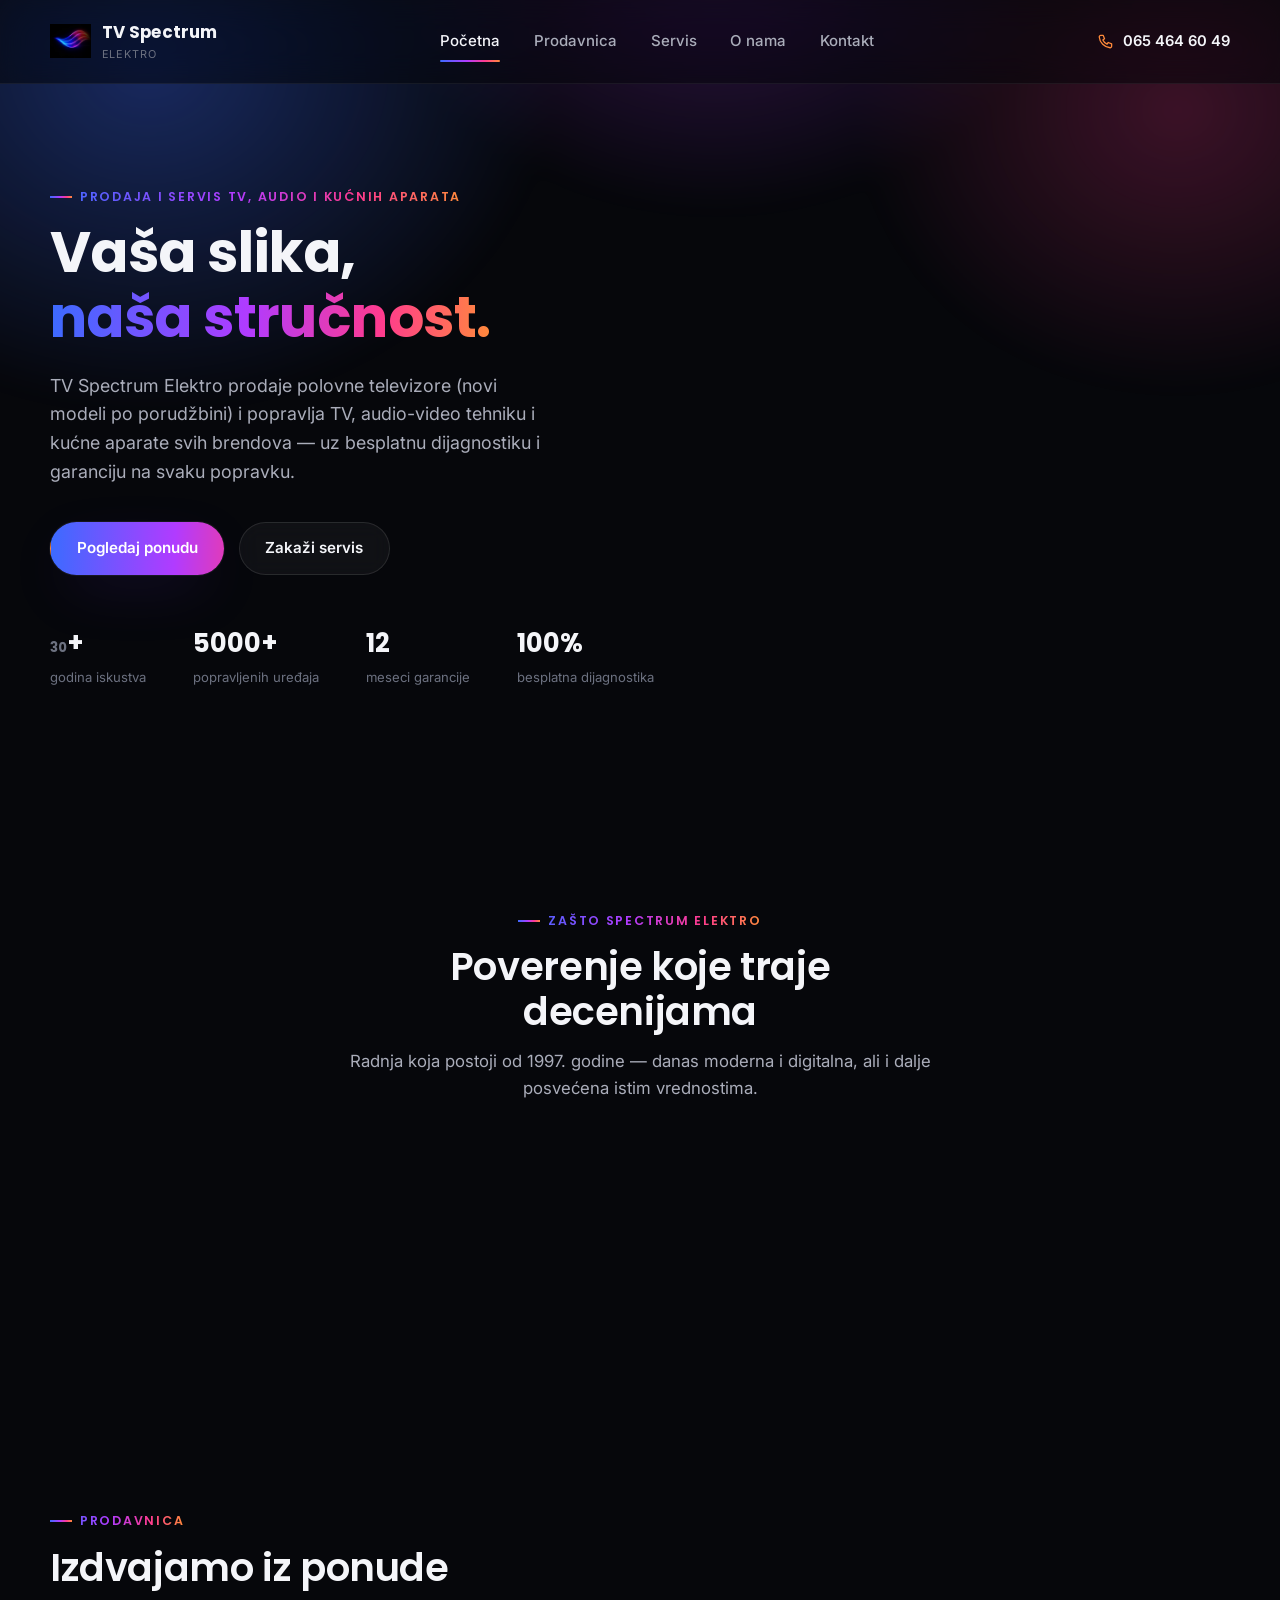
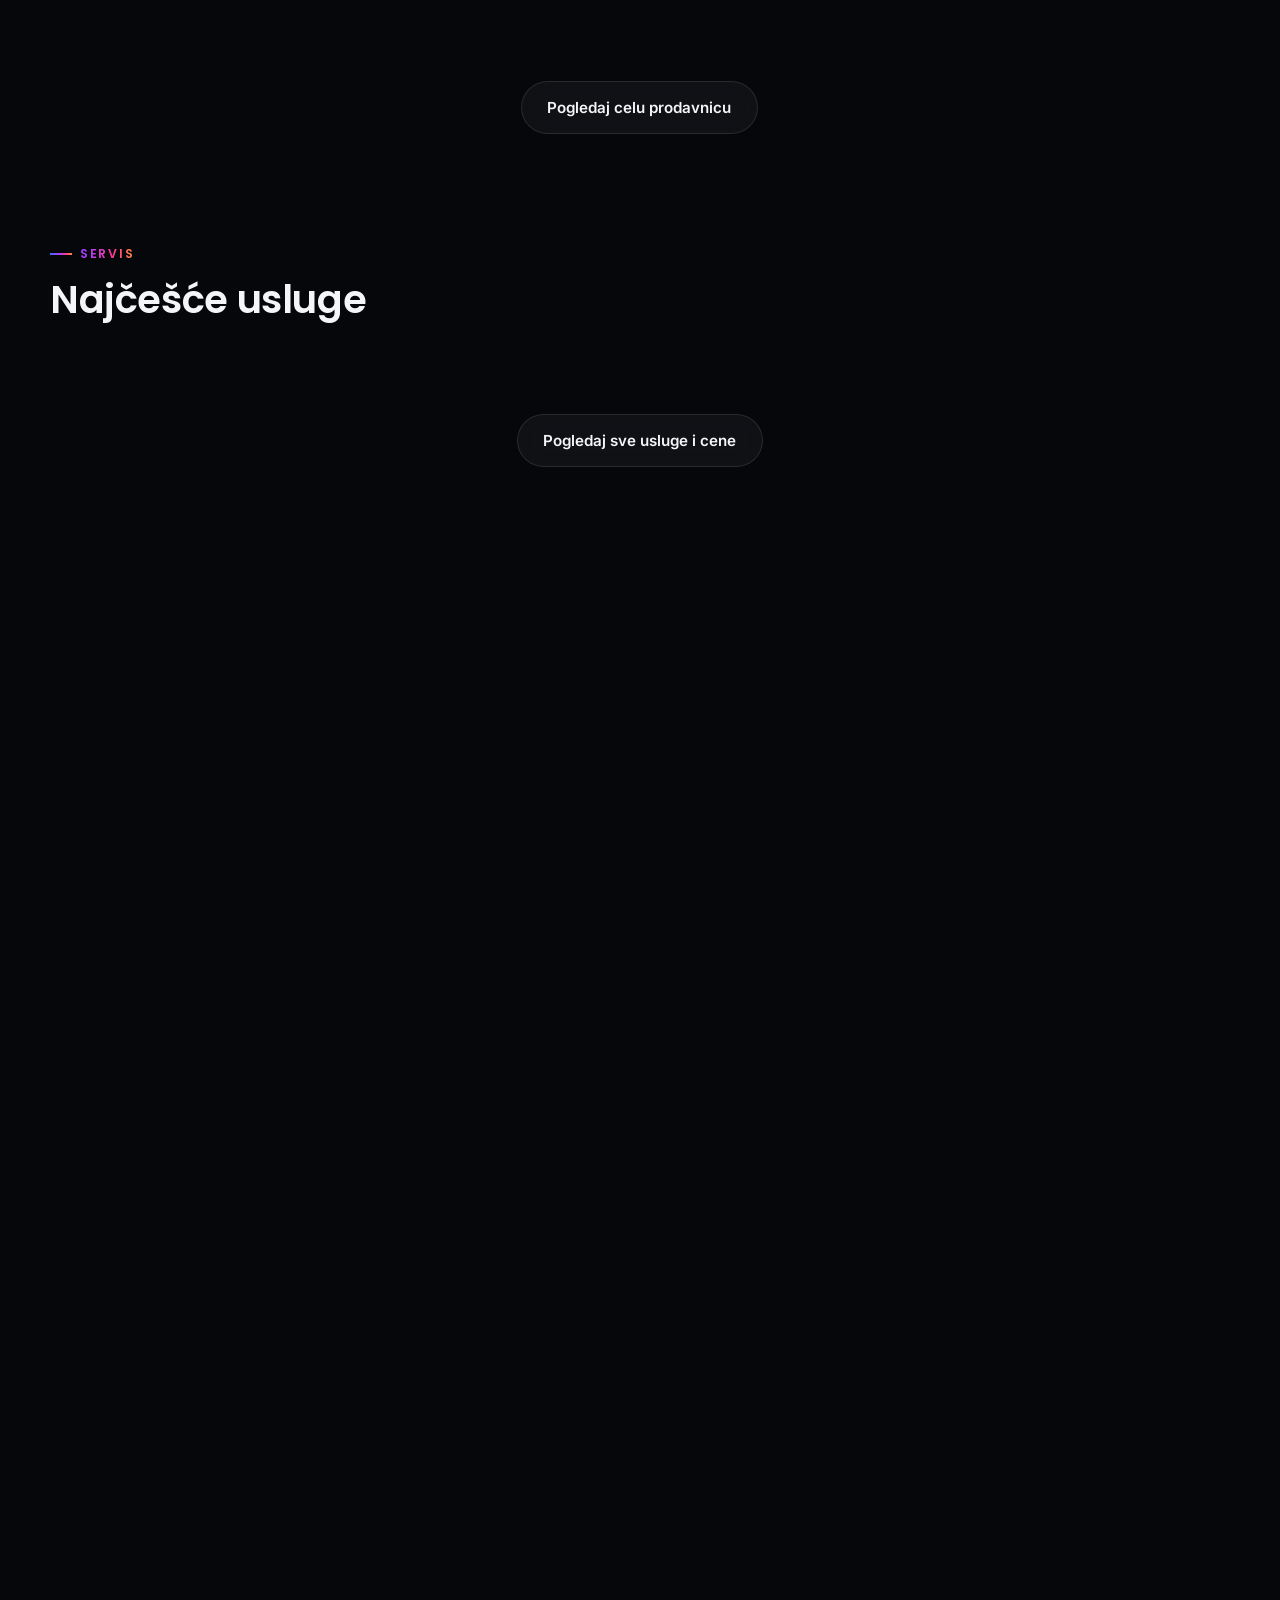
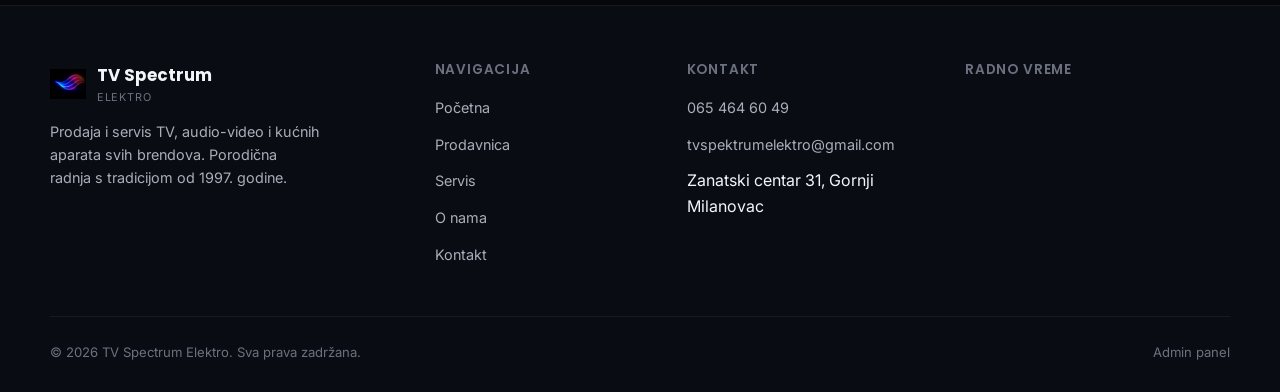
<file: index.html>
<!doctype html>
<html lang="sr">
<head>
<meta charset="UTF-8">
<meta name="viewport" content="width=device-width, initial-scale=1">
<title>TV Spectrum Elektro — Prodaja i servis TV uređaja i kućnih aparata</title>
<meta name="description" content="TV Spectrum Elektro: prodaja polovnih i novih televizora po porudžbini, i profesionalan servis TV, audio-video tehnike i kućnih aparata svih brendova. Besplatna dijagnostika, 12 meseci garancije.">
<link rel="canonical" href="https://spektrumelektro.com/">
<meta name="theme-color" content="#06070b">
<meta property="og:type" content="website">
<meta property="og:site_name" content="TV Spectrum Elektro">
<meta property="og:locale" content="sr_RS">
<meta property="og:url" content="https://spektrumelektro.com/">
<meta property="og:title" content="TV Spectrum Elektro — Prodaja i servis TV uređaja i kućnih aparata">
<meta property="og:description" content="Prodaja polovnih i novih televizora po porudžbini, i profesionalan servis TV, audio-video tehnike i kućnih aparata svih brendova. Besplatna dijagnostika, 12 meseci garancije.">
<meta property="og:image" content="https://spektrumelektro.com/assets/logo-mark.png">
<meta name="twitter:card" content="summary_large_image">
<meta name="twitter:title" content="TV Spectrum Elektro — Prodaja i servis TV uređaja i kućnih aparata">
<meta name="twitter:description" content="Prodaja polovnih i novih televizora po porudžbini, i profesionalan servis TV, audio-video tehnike i kućnih aparata svih brendova.">
<meta name="twitter:image" content="https://spektrumelektro.com/assets/logo-mark.png">
<link rel="icon" type="image/png" href="assets/favicon-32.png">
<link rel="apple-touch-icon" href="assets/apple-touch-icon.png">
<link rel="manifest" href="site.webmanifest">
<link rel="preconnect" href="https://fonts.googleapis.com">
<link rel="preconnect" href="https://fonts.gstatic.com" crossorigin>
<link href="https://fonts.googleapis.com/css2?family=Inter:wght@400;500;600&family=Poppins:wght@600;700&display=swap" rel="stylesheet">
<link rel="stylesheet" href="css/style.css">
<script type="application/ld+json">
{
  "@context": "https://schema.org",
  "@type": "ElectronicsStore",
  "name": "TV Spectrum Elektro",
  "image": "https://spektrumelektro.com/assets/logo-mark.png",
  "url": "https://spektrumelektro.com/",
  "telephone": "+381654646049",
  "email": "tvspektrumelektro@gmail.com",
  "priceRange": "$$",
  "address": {
    "@type": "PostalAddress",
    "streetAddress": "Zanatski centar 31",
    "addressLocality": "Gornji Milanovac",
    "addressCountry": "RS"
  },
  "openingHoursSpecification": [
    { "@type": "OpeningHoursSpecification", "dayOfWeek": ["Monday","Tuesday","Wednesday","Thursday","Friday"], "opens": "09:00", "closes": "17:00" },
    { "@type": "OpeningHoursSpecification", "dayOfWeek": "Saturday", "opens": "09:00", "closes": "15:00" }
  ],
  "foundingDate": "1997"
}
</script>
</head>
<body>
<a href="#main" class="skip-link">Preskoči na sadržaj</a>

<template id="icon-menu-tpl"><svg viewBox="0 0 24 24" fill="none" stroke="currentColor" stroke-width="1.75" stroke-linecap="round" stroke-linejoin="round" width="24" height="24"><path d="M3.5 6.5h17M3.5 12h17M3.5 17.5h17"/></svg></template>
<template id="icon-close-tpl"><svg viewBox="0 0 24 24" fill="none" stroke="currentColor" stroke-width="1.75" stroke-linecap="round" stroke-linejoin="round" width="24" height="24"><path d="M5 5l14 14M19 5L5 19"/></svg></template>

<header class="site-header">
  <div class="container">
    <a href="index.html" class="brand">
      <img src="assets/logo-mark.png" alt="Spectrum Elektro logo">
      <span class="brand-name">TV Spectrum<br><small>Elektro</small></span>
    </a>
    <nav class="nav-links" aria-label="Glavna navigacija">
      <a href="index.html" aria-current="page">Početna</a>
      <a href="prodavnica.html">Prodavnica</a>
      <a href="servis.html">Servis</a>
      <a href="o-nama.html">O nama</a>
      <a href="kontakt.html">Kontakt</a>
    </nav>
    <div class="header-actions">
      <a class="phone-cta js-phone-link" href="tel:+381654646049">
        <svg class="icon" width="18" height="18" viewBox="0 0 24 24" fill="none" stroke="currentColor" stroke-width="1.75" stroke-linecap="round" stroke-linejoin="round"><path d="M5 4.5h3.3L10 9l-2.2 1.6a11.5 11.5 0 0 0 5.6 5.6L15 14l4.5 1.7V19a2 2 0 0 1-2.1 2C9.9 20.5 3.5 14.1 3 6.6A2 2 0 0 1 5 4.5z"/></svg>
        <span class="js-phone-text">065 464 60 49</span>
      </a>
      <button type="button" class="nav-toggle" aria-label="Otvori meni" aria-expanded="false">
        <svg viewBox="0 0 24 24" fill="none" stroke="currentColor" stroke-width="1.75" stroke-linecap="round" stroke-linejoin="round" width="24" height="24"><path d="M3.5 6.5h17M3.5 12h17M3.5 17.5h17"/></svg>
      </button>
    </div>
  </div>
</header>

<main id="main">

  <!-- HERO -->
  <section class="hero">
    <div class="hero-glow" aria-hidden="true"></div>
    <div class="container hero-grid">
      <div class="hero-copy">
        <span class="eyebrow">Prodaja i servis TV, audio i kućnih aparata</span>
        <h1>Vaša slika,<br><span class="grad-text">naša stručnost.</span></h1>
        <p>TV Spectrum Elektro prodaje polovne televizore (novi modeli po porudžbini) i popravlja TV, audio-video tehniku i kućne aparate svih brendova — uz besplatnu dijagnostiku i garanciju na svaku popravku.</p>
        <div class="hero-actions">
          <a href="prodavnica.html" class="btn btn-primary">Pogledaj ponudu</a>
          <a href="servis.html" class="btn btn-outline">Zakaži servis</a>
        </div>
        <div class="hero-stats">
          <div><strong><span class="js-years-count">30</span>+</strong><span>godina iskustva</span></div>
          <div><strong>5000+</strong><span>popravljenih uređaja</span></div>
          <div><strong>12</strong><span>meseci garancije</span></div>
          <div><strong>100%</strong><span>besplatna dijagnostika</span></div>
        </div>
      </div>
      <div class="hero-panel reveal">
        <div class="hero-panel-icon">
          <svg width="26" height="26" viewBox="0 0 24 24" fill="none" stroke="currentColor" stroke-width="1.75" stroke-linecap="round" stroke-linejoin="round"><path d="M12 2.5l7.5 3v5.5c0 5-3.2 8.4-7.5 10.5-4.3-2.1-7.5-5.5-7.5-10.5V5.5l7.5-3z"/><path d="M8.8 12l2.1 2.1 4.3-4.3"/></svg>
        </div>
        <h3>Garancija na svaku popravku</h3>
        <p>12 meseci pisane garancije na svaki servisirani deo, uz potpuno besplatnu dijagnostiku pre početka posla.</p>
        <div class="hero-panel-features">
          <div>
            <svg class="icon" width="18" height="18" viewBox="0 0 24 24" fill="none" stroke="currentColor" stroke-width="1.75" stroke-linecap="round" stroke-linejoin="round"><path d="M4 12.5l5 5 11-11"/></svg>
            Besplatna dijagnostika kvara
          </div>
          <div>
            <svg class="icon" width="18" height="18" viewBox="0 0 24 24" fill="none" stroke="currentColor" stroke-width="1.75" stroke-linecap="round" stroke-linejoin="round"><path d="M4 12.5l5 5 11-11"/></svg>
            Popravka za 24–72 sata
          </div>
          <div>
            <svg class="icon" width="18" height="18" viewBox="0 0 24 24" fill="none" stroke="currentColor" stroke-width="1.75" stroke-linecap="round" stroke-linejoin="round"><path d="M4 12.5l5 5 11-11"/></svg>
            Preuzimanje i dostava uređaja
          </div>
        </div>
        <a href="kontakt.html" class="btn btn-primary btn-block">Zakaži besplatnu dijagnostiku</a>
      </div>
    </div>
  </section>

  <!-- ZASTO MI -->
  <section class="section" id="zasto-mi">
    <div class="container">
      <div class="section-head center">
        <span class="eyebrow">Zašto Spectrum Elektro</span>
        <h2>Poverenje koje traje decenijama</h2>
        <p>Radnja koja postoji od <span class="js-founded-year">1997</span>. godine — danas moderna i digitalna, ali i dalje posvećena istim vrednostima.</p>
      </div>
      <div class="feature-grid">
        <div class="feature-card reveal">
          <div class="icon-wrap"><svg width="22" height="22" viewBox="0 0 24 24" fill="none" stroke="currentColor" stroke-width="1.9" stroke-linecap="round" stroke-linejoin="round"><path d="M3 12h4l2-7 4 14 2-7h6"/></svg></div>
          <h3>Besplatna dijagnostika</h3>
          <p>Pregledamo uređaj i kažemo vam tačno šta je problem — bez ikakvih obaveza.</p>
        </div>
        <div class="feature-card reveal">
          <div class="icon-wrap"><svg width="22" height="22" viewBox="0 0 24 24" fill="none" stroke="currentColor" stroke-width="1.9" stroke-linecap="round" stroke-linejoin="round"><path d="M12 2.5l7.5 3v5.5c0 5-3.2 8.4-7.5 10.5-4.3-2.1-7.5-5.5-7.5-10.5V5.5l7.5-3z"/><path d="M8.8 12l2.1 2.1 4.3-4.3"/></svg></div>
          <h3>Garancija 12 meseci</h3>
          <p>Svaka popravka i svaki prodati uređaj imaju pisanu garanciju.</p>
        </div>
        <div class="feature-card reveal">
          <div class="icon-wrap"><svg width="22" height="22" viewBox="0 0 24 24" fill="none" stroke="currentColor" stroke-width="1.9" stroke-linecap="round" stroke-linejoin="round"><circle cx="12" cy="12" r="9"/><path d="M12 7v5l3.5 2"/></svg></div>
          <h3>Brza usluga</h3>
          <p>Većina popravki se završava u roku od 24 do 72 sata.</p>
        </div>
        <div class="feature-card reveal">
          <div class="icon-wrap"><svg width="22" height="22" viewBox="0 0 24 24" fill="none" stroke="currentColor" stroke-width="1.9" stroke-linecap="round" stroke-linejoin="round"><path d="M12 2.5l8.5 4.9v9.2L12 21.5l-8.5-4.9V7.4z"/><path d="M3.5 7.4L12 12.3l8.5-4.9M12 12.3v9.2"/></svg></div>
          <h3>Novo i polovno</h3>
          <p>Široka ponuda novih televizora, kao i pregledanih polovnih uređaja.</p>
        </div>
      </div>
    </div>
  </section>

  <!-- ISTAKNUTI PROIZVODI -->
  <section class="section" style="padding-top:0;">
    <div class="container">
      <div class="section-head">
        <span class="eyebrow">Prodavnica</span>
        <h2>Izdvajamo iz ponude</h2>
      </div>
      <div class="card-grid" id="featuredProducts"></div>
      <div class="text-center" style="margin-top:2.5rem;">
        <a href="prodavnica.html" class="btn btn-outline">Pogledaj celu prodavnicu</a>
      </div>
    </div>
  </section>

  <!-- ISTAKNUTE USLUGE -->
  <section class="section" style="padding-top:0;">
    <div class="container">
      <div class="section-head">
        <span class="eyebrow">Servis</span>
        <h2>Najčešće usluge</h2>
      </div>
      <div class="card-grid" id="featuredServices"></div>
      <div class="text-center" style="margin-top:2.5rem;">
        <a href="servis.html" class="btn btn-outline">Pogledaj sve usluge i cene</a>
      </div>
    </div>
  </section>

  <!-- PRICA -->
  <section class="section">
    <div class="container story-grid">
      <div class="story-visual reveal">
        <svg class="icon" viewBox="0 0 24 24" fill="none" stroke="currentColor" stroke-width="1.3" stroke-linecap="round" stroke-linejoin="round"><rect x="2.5" y="4" width="19" height="13" rx="2"/><path d="M8 20.5h8M12 17v3.5"/></svg>
      </div>
      <div class="story-copy reveal">
        <span class="eyebrow">Naša priča</span>
        <h2>Zanat koji se prenosi s kolena na koleno</h2>
        <p>Radnju je davne <span class="js-founded-year">1997</span>. godine osnovao majstor stare škole, posvećen svakom detalju i svakom kupcu. Danas radnju vodi njegov unuk, koji je zanat i poštenje nasledio zajedno sa alatom — i sve to osavremenio novim uređajima i digitalnim servisom.</p>
        <p>Spectrum Elektro danas spaja iskustvo od preko tri decenije sa modernim pristupom prodaji i popravci TV uređaja svih brendova.</p>
        <a href="o-nama.html" class="btn btn-primary" style="margin-top:0.6rem;">Saznaj više o nama</a>
      </div>
    </div>
  </section>

  <!-- CTA -->
  <section class="section" style="padding-top:0;">
    <div class="container">
      <div class="cta-banner reveal">
        <h2>Imate pokvaren TV ili tražite novi?</h2>
        <p>Javite nam se — besplatna dijagnostika i stručan savet su samo poziv daleko.</p>
        <div class="cta-actions">
          <a href="kontakt.html" class="btn btn-primary">Kontaktirajte nas</a>
          <a class="btn btn-outline js-phone-link" href="tel:+381654646049">Pozovi: <span class="js-phone-text">065 464 60 49</span></a>
        </div>
      </div>
    </div>
  </section>

</main>

<footer class="site-footer">
<!-- Sajt napravio VF -->
  <div class="container">
    <div class="footer-grid">
      <div class="footer-brand">
        <a href="index.html" class="brand">
          <img src="assets/logo-mark.png" alt="Spectrum Elektro logo" style="height:30px;">
          <span class="brand-name">TV Spectrum<br><small>Elektro</small></span>
        </a>
        <p>Prodaja i servis TV, audio-video i kućnih aparata svih brendova. Porodična radnja s tradicijom od <span class="js-founded-year">1997</span>. godine.</p>
        <div class="social-row js-social-row"></div>
      </div>
      <div class="footer-col">
        <h4>Navigacija</h4>
        <ul>
          <li><a href="index.html">Početna</a></li>
          <li><a href="prodavnica.html">Prodavnica</a></li>
          <li><a href="servis.html">Servis</a></li>
          <li><a href="o-nama.html">O nama</a></li>
          <li><a href="kontakt.html">Kontakt</a></li>
        </ul>
      </div>
      <div class="footer-col">
        <h4>Kontakt</h4>
        <ul>
          <li><a class="js-phone-link js-phone-text" href="tel:+381654646049">065 464 60 49</a></li>
          <li><a class="js-email-link" href="mailto:tvspektrumelektro@gmail.com">tvspektrumelektro@gmail.com</a></li>
          <li><span class="js-address-text">Zanatski centar 31, Gornji Milanovac</span></li>
        </ul>
      </div>
      <div class="footer-col">
        <h4>Radno vreme</h4>
        <table class="hours-table"><tbody class="js-hours-table"></tbody></table>
      </div>
    </div>
    <div class="footer-bottom">
      <span>© <span class="js-current-year">2026</span> TV Spectrum Elektro. Sva prava zadržana.</span>
      <a href="admin.html">Admin panel</a>
    </div>
  </div>
</footer>

<script type="module" src="js/main.js"></script>
<script type="module" src="js/home.js"></script>
</body>
</html>
</file>
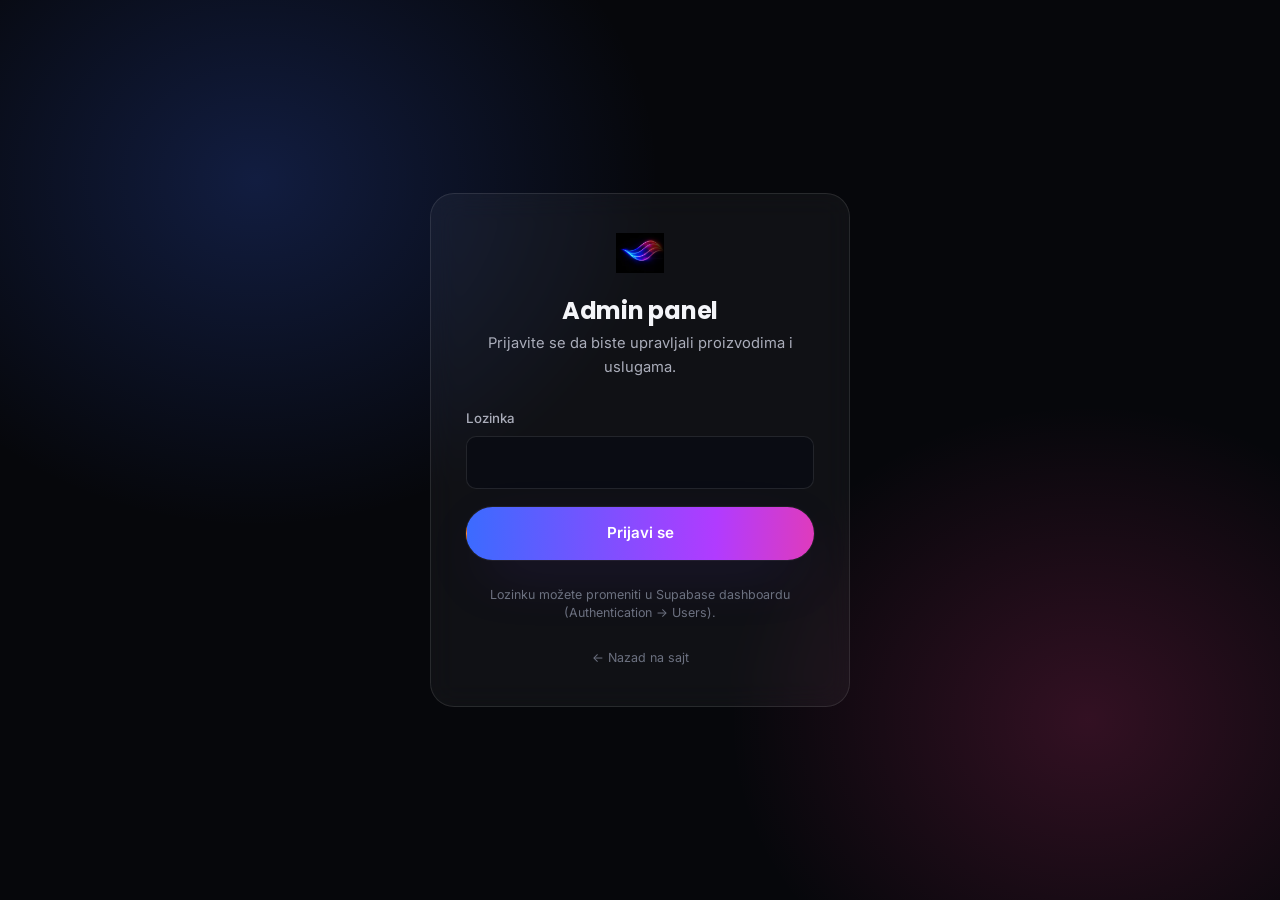
<file: admin.html>
<!doctype html>
<html lang="sr">
<head>
<meta charset="UTF-8">
<meta name="viewport" content="width=device-width, initial-scale=1">
<title>Admin panel — TV Spectrum Elektro</title>
<meta name="robots" content="noindex, nofollow">
<meta name="theme-color" content="#06070b">
<link rel="icon" type="image/png" href="assets/favicon-32.png">
<link rel="apple-touch-icon" href="assets/apple-touch-icon.png">
<link rel="preconnect" href="https://fonts.googleapis.com">
<link rel="preconnect" href="https://fonts.gstatic.com" crossorigin>
<link href="https://fonts.googleapis.com/css2?family=Inter:wght@400;500;600&family=Poppins:wght@600;700&display=swap" rel="stylesheet">
<link rel="stylesheet" href="css/style.css">
<link rel="stylesheet" href="css/admin.css">
</head>
<body class="admin-body">

<!-- ===================== LOGIN ===================== -->
<div class="login-screen" id="loginScreen">
  <div class="glass login-card">
    <img src="assets/logo-mark.png" alt="Spectrum Elektro logo">
    <h1>Admin panel</h1>
    <p class="sub">Prijavite se da biste upravljali proizvodima i uslugama.</p>
    <form id="loginForm">
      <div class="field-group">
        <label for="loginPassword">Lozinka</label>
        <input type="password" id="loginPassword" required autocomplete="current-password">
      </div>
      <button type="submit" class="btn btn-primary btn-block">Prijavi se</button>
      <p class="login-error" id="loginError">Pogrešna lozinka. Pokušajte ponovo.</p>
    </form>
    <p class="login-hint">Lozinku možete promeniti u Supabase dashboardu (Authentication → Users).</p>
    <p class="login-hint"><a href="index.html">← Nazad na sajt</a></p>
  </div>
</div>

<!-- ===================== ADMIN SHELL ===================== -->
<div class="admin-shell" id="adminShell">
  <div class="admin-topbar">
    <a href="index.html" class="brand">
      <img src="assets/logo-mark.png" alt="Spectrum Elektro logo">
      <span class="brand-name">TV Spectrum<br><small>Admin panel</small></span>
    </a>
    <div class="admin-topbar-actions">
      <a href="index.html" class="btn btn-ghost btn-sm">Pogledaj sajt</a>
      <button type="button" class="btn btn-outline btn-sm" id="logoutBtn">
        <svg width="16" height="16" viewBox="0 0 24 24" fill="none" stroke="currentColor" stroke-width="1.75" stroke-linecap="round" stroke-linejoin="round"><path d="M9 4.5H5.5A1.5 1.5 0 0 0 4 6v12a1.5 1.5 0 0 0 1.5 1.5H9"/><path d="M14 15.5L19 12l-5-3.5M19 12H9"/></svg>
        Odjava
      </button>
    </div>
  </div>

  <div class="admin-main">

    <div class="stat-row">
      <div class="stat-card"><span>Proizvodi</span><strong id="statProducts">0</strong></div>
      <div class="stat-card"><span>Usluge</span><strong id="statServices">0</strong></div>
      <div class="stat-card"><span>Nema na stanju</span><strong id="statOutOfStock">0</strong></div>
      <div class="stat-card"><span>Vrednost zaliha</span><strong id="statValue">0 RSD</strong></div>
    </div>

    <!-- DRUŠTVENE MREŽE -->
    <div class="glass social-panel" id="socialPanel">
      <h2>Društvene mreže</h2>
      <p class="panel-sub">Ostavi polje prazno da se ta ikonica ne prikazuje u footeru sajta.</p>
      <form id="socialForm">
        <div class="social-field-grid">
          <div class="field-group">
            <label for="socialInstagram">Instagram link</label>
            <input type="url" id="socialInstagram" placeholder="https://instagram.com/...">
          </div>
          <div class="field-group">
            <label for="socialFacebook">Facebook link</label>
            <input type="url" id="socialFacebook" placeholder="https://facebook.com/...">
          </div>
          <div class="field-group">
            <label for="socialX">X (Twitter) link</label>
            <input type="url" id="socialX" placeholder="https://x.com/...">
          </div>
          <div class="field-group">
            <label for="socialReddit">Reddit link</label>
            <input type="url" id="socialReddit" placeholder="https://reddit.com/u/...">
          </div>
        </div>
        <div class="form-actions">
          <button type="submit" class="btn btn-primary">Sačuvaj linkove</button>
        </div>
      </form>
    </div>

    <div class="admin-grid">

      <!-- FORM -->
      <div class="glass admin-panel" id="adminPanel">
        <h2 id="formTitle">Dodaj novu stavku</h2>
        <p class="panel-sub">Izmene se odmah pojavljuju na sajtu.</p>

        <div class="type-toggle">
          <button type="button" class="active" data-type="prodaja">Proizvod</button>
          <button type="button" data-type="servis">Usluga</button>
        </div>

        <form id="itemForm">
          <div class="field-group">
            <label for="fieldName">Naziv</label>
            <input type="text" id="fieldName" required placeholder="npr. Samsung Crystal UHD 55&quot;">
          </div>

          <div class="field-group">
            <label for="fieldCategory">Kategorija</label>
            <input type="text" id="fieldCategory" list="categoryOptions" required placeholder="npr. Televizori">
            <datalist id="categoryOptions"></datalist>
          </div>

          <!-- Polja samo za proizvode -->
          <div id="proizvodFields">
            <div class="field-group">
              <label for="fieldBrand">Brend</label>
              <input type="text" id="fieldBrand" list="brandOptions" placeholder="npr. Samsung">
              <datalist id="brandOptions"></datalist>
            </div>
            <div class="field-group">
              <label for="fieldCondition">Stanje</label>
              <select id="fieldCondition">
                <option value="Novo">Novo</option>
                <option value="Polovno">Polovno</option>
              </select>
            </div>
            <div class="field-group">
              <label for="fieldOldPrice">Stara cena (RSD) — opciono, za popust</label>
              <input type="number" id="fieldOldPrice" min="0" step="1">
            </div>
            <div class="checkbox-row">
              <input type="checkbox" id="fieldStock" checked>
              <label for="fieldStock">Na stanju</label>
            </div>
          </div>

          <!-- Polja samo za usluge -->
          <div id="uslugaFields" style="display:none;">
            <div class="checkbox-row">
              <input type="checkbox" id="fieldFree">
              <label for="fieldFree">Usluga je besplatna (npr. dijagnostika)</label>
            </div>
          </div>

          <div class="field-group" id="priceGroup">
            <label for="fieldPrice">Cena (RSD)</label>
            <input type="number" id="fieldPrice" min="0" step="1">
          </div>

          <div class="field-group">
            <label for="fieldDescription">Opis</label>
            <textarea id="fieldDescription" required style="min-height:90px;"></textarea>
          </div>

          <div class="field-group">
            <label for="fieldImages">Slike (opciono, više njih)</label>
            <div class="image-grid" id="imageGrid"></div>
            <div class="image-upload-actions">
              <label class="btn btn-outline btn-sm" for="fieldImages" id="addImagesBtn">Dodaj slike</label>
              <input type="file" id="fieldImages" accept="image/*" multiple style="display:none;">
              <span class="field-hint-inline" id="imageUploadStatus"></span>
            </div>
            <p class="field-hint">Prva slika je naslovna (koristi se u listi proizvoda) — kliknite „Postavi kao naslovnu” na bilo kojoj drugoj da je promenite. Ako ne dodate nijednu, na sajtu će se prikazati ikonica ispod. Slike se automatski uklapaju u dobru veličinu, uz zadržavanje orijentacije.</p>
          </div>

          <div class="field-group">
            <label for="fieldIcon">Ikonica <span class="field-hint-inline">(koristi se ako nema slike)</span></label>
            <select id="fieldIcon"></select>
          </div>

          <div class="checkbox-row">
            <input type="checkbox" id="fieldFeatured">
            <label for="fieldFeatured">Istakni na početnoj stranici</label>
          </div>

          <div class="form-actions">
            <button type="submit" class="btn btn-primary btn-block">Sačuvaj</button>
            <button type="button" class="btn btn-outline" id="cancelEditBtn" style="display:none;">Otkaži</button>
          </div>
        </form>
      </div>

      <!-- TABLE -->
      <div>
        <div class="table-toolbar">
          <div class="search-field">
            <svg class="icon" width="17" height="17" viewBox="0 0 24 24" fill="none" stroke="currentColor" stroke-width="1.75" stroke-linecap="round" stroke-linejoin="round"><circle cx="10.5" cy="10.5" r="6.5"/><path d="M20 20l-4.8-4.8"/></svg>
            <input type="search" id="adminSearch" placeholder="Pretraži stavke…">
          </div>
          <select id="adminTypeFilter">
            <option value="">Sve stavke</option>
            <option value="prodaja">Proizvodi</option>
            <option value="servis">Usluge</option>
          </select>
          <button type="button" class="btn btn-outline btn-sm" id="resetBtn">
            <svg width="15" height="15" viewBox="0 0 24 24" fill="none" stroke="currentColor" stroke-width="1.75" stroke-linecap="round" stroke-linejoin="round"><path d="M20 8a8 8 0 1 0 1.5 6.5"/><path d="M20 3v5.5h-5.5"/></svg>
            Resetuj na podrazumevano
          </button>
        </div>

        <div class="admin-table-wrap" id="adminTableWrap">
          <table class="admin-table">
            <thead>
              <tr>
                <th>Stavka</th>
                <th>Tip</th>
                <th>Cena</th>
                <th>Status</th>
                <th></th>
              </tr>
            </thead>
            <tbody id="adminTableBody"></tbody>
          </table>
        </div>
        <div class="admin-empty" id="adminEmpty" style="display:none;">Nema stavki za prikaz.</div>
      </div>

    </div>
  </div>
</div>

<!-- Confirm dialog -->
<dialog class="modal" id="confirmDialog">
  <div class="modal-inner">
    <h3 style="margin-bottom:0.8rem;">Da li ste sigurni?</h3>
    <p id="confirmMessage" style="margin-bottom:1.6rem;"></p>
    <div class="form-actions">
      <button type="button" class="btn btn-danger btn-block" id="confirmYes">Da, potvrdi</button>
      <button type="button" class="btn btn-outline" id="confirmNo">Otkaži</button>
    </div>
  </div>
</dialog>

<!-- Toast -->
<div class="toast" id="toast">
  <svg class="icon" width="18" height="18" viewBox="0 0 24 24" fill="none" stroke="currentColor" stroke-width="1.75" stroke-linecap="round" stroke-linejoin="round"><path d="M4 12.5l5 5 11-11"/></svg>
  <span></span>
</div>

<script type="module" src="js/admin.js"></script>
</body>
</html>
</file>
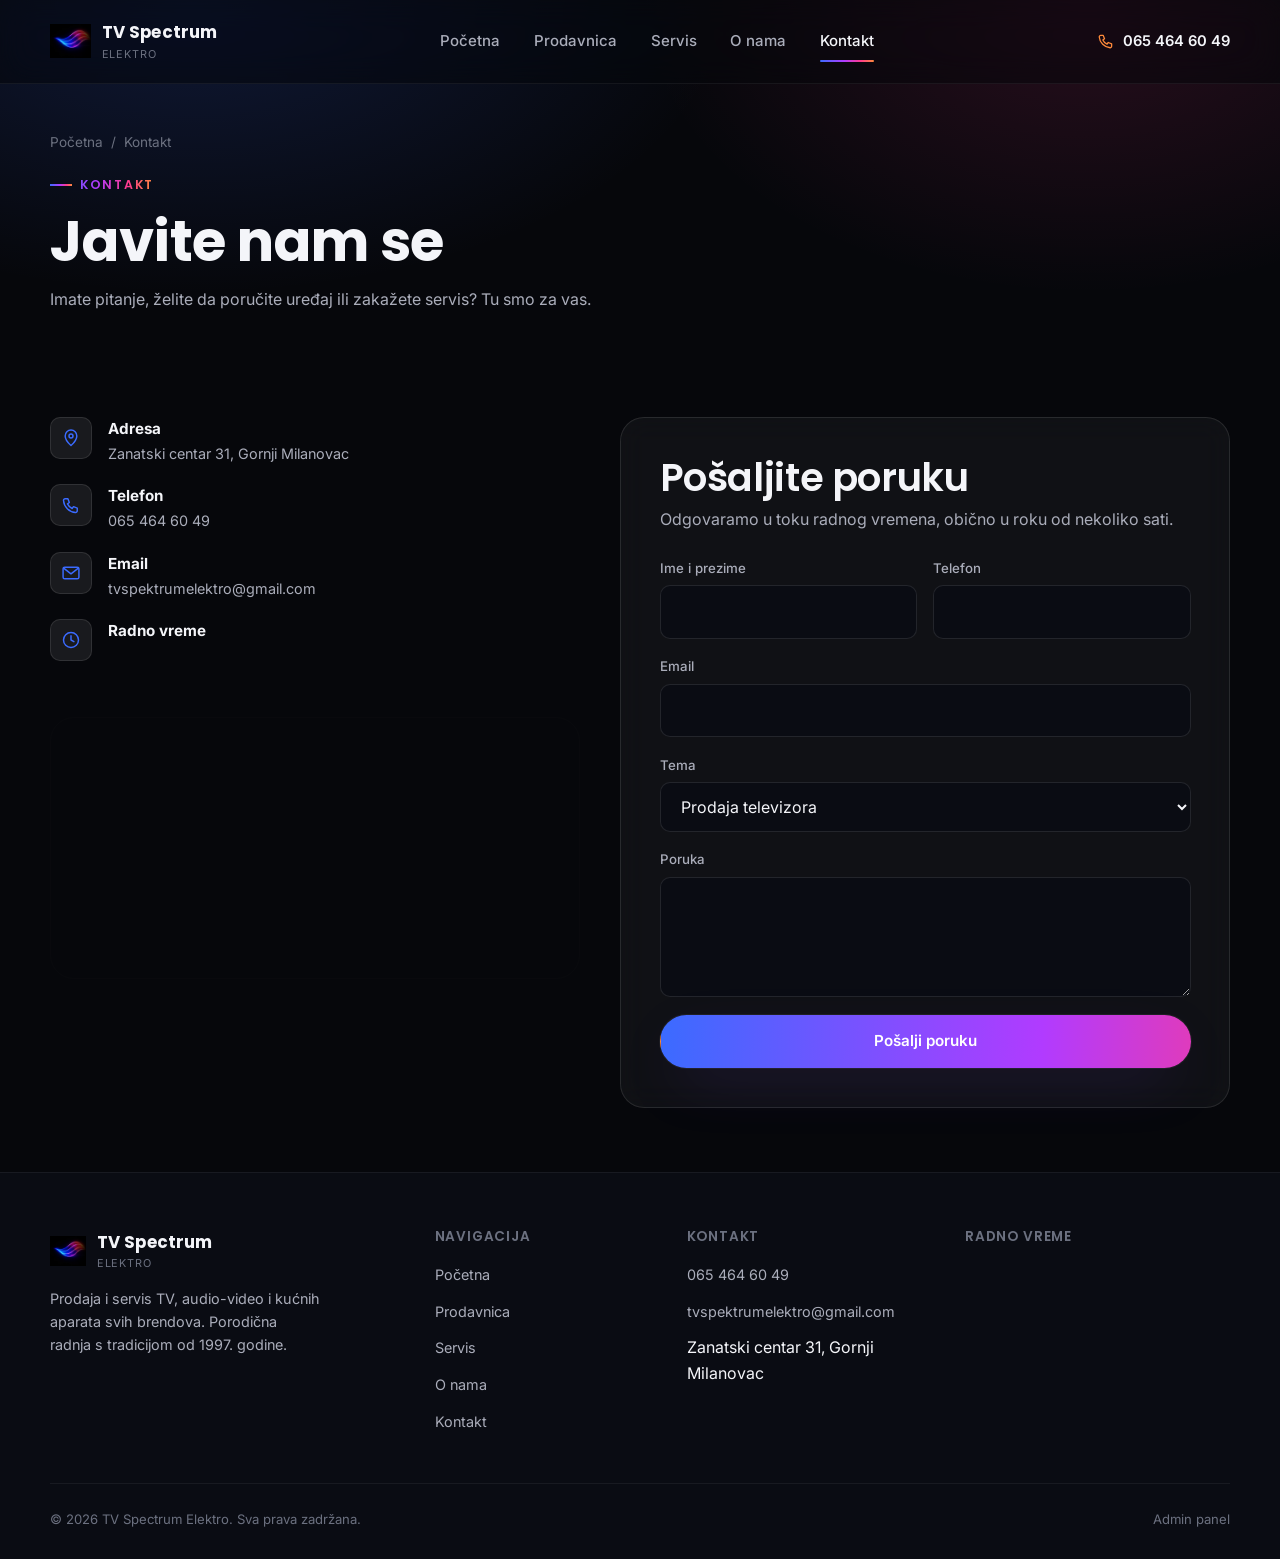
<file: kontakt.html>
<!doctype html>
<html lang="sr">
<head>
<meta charset="UTF-8">
<meta name="viewport" content="width=device-width, initial-scale=1">
<title>Kontakt — TV Spectrum Elektro</title>
<meta name="description" content="Kontaktirajte TV Spectrum Elektro za prodaju ili servis TV, audio-video tehnike i kućnih aparata. Adresa, telefon, email i radno vreme.">
<link rel="canonical" href="https://spektrumelektro.com/kontakt.html">
<meta name="theme-color" content="#06070b">
<meta property="og:type" content="website">
<meta property="og:site_name" content="TV Spectrum Elektro">
<meta property="og:locale" content="sr_RS">
<meta property="og:url" content="https://spektrumelektro.com/kontakt.html">
<meta property="og:title" content="Kontakt — TV Spectrum Elektro">
<meta property="og:description" content="Kontaktirajte TV Spectrum Elektro za prodaju ili servis TV, audio-video tehnike i kućnih aparata. Adresa, telefon, email i radno vreme.">
<meta property="og:image" content="https://spektrumelektro.com/assets/logo-mark.png">
<meta name="twitter:card" content="summary_large_image">
<meta name="twitter:title" content="Kontakt — TV Spectrum Elektro">
<meta name="twitter:description" content="Adresa, telefon, email i radno vreme TV Spectrum Elektro radnje.">
<meta name="twitter:image" content="https://spektrumelektro.com/assets/logo-mark.png">
<link rel="icon" type="image/png" href="assets/favicon-32.png">
<link rel="apple-touch-icon" href="assets/apple-touch-icon.png">
<link rel="manifest" href="site.webmanifest">
<link rel="preconnect" href="https://fonts.googleapis.com">
<link rel="preconnect" href="https://fonts.gstatic.com" crossorigin>
<link href="https://fonts.googleapis.com/css2?family=Inter:wght@400;500;600&family=Poppins:wght@600;700&display=swap" rel="stylesheet">
<link rel="stylesheet" href="css/style.css">
</head>
<body>
<a href="#main" class="skip-link">Preskoči na sadržaj</a>

<template id="icon-menu-tpl"><svg viewBox="0 0 24 24" fill="none" stroke="currentColor" stroke-width="1.75" stroke-linecap="round" stroke-linejoin="round" width="24" height="24"><path d="M3.5 6.5h17M3.5 12h17M3.5 17.5h17"/></svg></template>
<template id="icon-close-tpl"><svg viewBox="0 0 24 24" fill="none" stroke="currentColor" stroke-width="1.75" stroke-linecap="round" stroke-linejoin="round" width="24" height="24"><path d="M5 5l14 14M19 5L5 19"/></svg></template>

<header class="site-header">
  <div class="container">
    <a href="index.html" class="brand">
      <img src="assets/logo-mark.png" alt="Spectrum Elektro logo">
      <span class="brand-name">TV Spectrum<br><small>Elektro</small></span>
    </a>
    <nav class="nav-links" aria-label="Glavna navigacija">
      <a href="index.html">Početna</a>
      <a href="prodavnica.html">Prodavnica</a>
      <a href="servis.html">Servis</a>
      <a href="o-nama.html">O nama</a>
      <a href="kontakt.html" aria-current="page">Kontakt</a>
    </nav>
    <div class="header-actions">
      <a class="phone-cta js-phone-link" href="tel:+381654646049">
        <svg class="icon" width="18" height="18" viewBox="0 0 24 24" fill="none" stroke="currentColor" stroke-width="1.75" stroke-linecap="round" stroke-linejoin="round"><path d="M5 4.5h3.3L10 9l-2.2 1.6a11.5 11.5 0 0 0 5.6 5.6L15 14l4.5 1.7V19a2 2 0 0 1-2.1 2C9.9 20.5 3.5 14.1 3 6.6A2 2 0 0 1 5 4.5z"/></svg>
        <span class="js-phone-text">065 464 60 49</span>
      </a>
      <button type="button" class="nav-toggle" aria-label="Otvori meni" aria-expanded="false">
        <svg viewBox="0 0 24 24" fill="none" stroke="currentColor" stroke-width="1.75" stroke-linecap="round" stroke-linejoin="round" width="24" height="24"><path d="M3.5 6.5h17M3.5 12h17M3.5 17.5h17"/></svg>
      </button>
    </div>
  </div>
</header>

<main id="main">

  <section class="page-banner">
    <div class="container">
      <div class="breadcrumb"><a href="index.html">Početna</a><span>/</span><span>Kontakt</span></div>
      <span class="eyebrow">Kontakt</span>
      <h1>Javite nam se</h1>
      <p style="max-width:58ch;margin-top:0.8rem;">Imate pitanje, želite da poručite uređaj ili zakažete servis? Tu smo za vas.</p>
    </div>
  </section>

  <section class="section-tight">
    <div class="container contact-grid">

      <div>
        <div class="contact-info-list">
          <div class="contact-info-item">
            <span class="icon-wrap"><svg width="20" height="20" viewBox="0 0 24 24" fill="none" stroke="currentColor" stroke-width="1.75" stroke-linecap="round" stroke-linejoin="round"><path d="M12 21s7-6.3 7-11.5A7 7 0 0 0 5 9.5C5 14.7 12 21 12 21z"/><circle cx="12" cy="9.5" r="2.4"/></svg></span>
            <div>
              <strong>Adresa</strong>
              <span class="js-address-text">Zanatski centar 31, Gornji Milanovac</span>
            </div>
          </div>
          <div class="contact-info-item">
            <span class="icon-wrap"><svg width="20" height="20" viewBox="0 0 24 24" fill="none" stroke="currentColor" stroke-width="1.75" stroke-linecap="round" stroke-linejoin="round"><path d="M5 4.5h3.3L10 9l-2.2 1.6a11.5 11.5 0 0 0 5.6 5.6L15 14l4.5 1.7V19a2 2 0 0 1-2.1 2C9.9 20.5 3.5 14.1 3 6.6A2 2 0 0 1 5 4.5z"/></svg></span>
            <div>
              <strong>Telefon</strong>
              <a class="js-phone-link js-phone-text" href="tel:+381654646049">065 464 60 49</a>
            </div>
          </div>
          <div class="contact-info-item">
            <span class="icon-wrap"><svg width="20" height="20" viewBox="0 0 24 24" fill="none" stroke="currentColor" stroke-width="1.75" stroke-linecap="round" stroke-linejoin="round"><rect x="2.5" y="5" width="19" height="14" rx="2"/><path d="M3.5 6.5L12 13l8.5-6.5"/></svg></span>
            <div>
              <strong>Email</strong>
              <a class="js-email-link" href="mailto:tvspektrumelektro@gmail.com">tvspektrumelektro@gmail.com</a>
            </div>
          </div>
          <div class="contact-info-item">
            <span class="icon-wrap"><svg width="20" height="20" viewBox="0 0 24 24" fill="none" stroke="currentColor" stroke-width="1.75" stroke-linecap="round" stroke-linejoin="round"><circle cx="12" cy="12" r="9"/><path d="M12 7v5l3.5 2"/></svg></span>
            <div>
              <strong>Radno vreme</strong>
              <table class="hours-table"><tbody class="js-hours-table"></tbody></table>
            </div>
          </div>
        </div>

        <div class="social-row js-social-row"></div>

        <div class="map-embed">
          <iframe class="js-map-frame" loading="lazy" referrerpolicy="no-referrer-when-downgrade" title="Lokacija Spectrum Elektro"></iframe>
        </div>
      </div>

      <div class="glass form-card">
        <h2 style="margin-bottom:0.4rem;">Pošaljite poruku</h2>
        <p style="margin-bottom:1.6rem;">Odgovaramo u toku radnog vremena, obično u roku od nekoliko sati.</p>

        <form id="contactForm" novalidate>
          <div class="form-row">
            <div class="field-group">
              <label for="cfName">Ime i prezime</label>
              <input type="text" id="cfName" name="name" required autocomplete="name">
            </div>
            <div class="field-group">
              <label for="cfPhone">Telefon</label>
              <input type="tel" id="cfPhone" name="phone" required autocomplete="tel">
            </div>
          </div>
          <div class="field-group">
            <label for="cfEmail">Email</label>
            <input type="email" id="cfEmail" name="email" required autocomplete="email">
          </div>
          <div class="field-group">
            <label for="cfSubject">Tema</label>
            <select id="cfSubject" name="subject">
              <option>Prodaja televizora</option>
              <option>Servis / popravka</option>
              <option>Opšte pitanje</option>
            </select>
          </div>
          <div class="field-group">
            <label for="cfMessage">Poruka</label>
            <textarea id="cfMessage" name="message" required></textarea>
          </div>
          <button type="submit" class="btn btn-primary btn-block">Pošalji poruku</button>
          <div class="form-success" id="formSuccess">
            <svg class="icon" width="20" height="20" viewBox="0 0 24 24" fill="none" stroke="currentColor" stroke-width="1.75" stroke-linecap="round" stroke-linejoin="round"><path d="M4 12.5l5 5 11-11"/></svg>
            <span>Hvala! Vaša poruka je poslata — javićemo vam se uskoro.</span>
          </div>
        </form>
      </div>

    </div>
  </section>

</main>

<footer class="site-footer">
<!-- Sajt napravio VF -->
  <div class="container">
    <div class="footer-grid">
      <div class="footer-brand">
        <a href="index.html" class="brand">
          <img src="assets/logo-mark.png" alt="Spectrum Elektro logo" style="height:30px;">
          <span class="brand-name">TV Spectrum<br><small>Elektro</small></span>
        </a>
        <p>Prodaja i servis TV, audio-video i kućnih aparata svih brendova. Porodična radnja s tradicijom od <span class="js-founded-year">1997</span>. godine.</p>
      </div>
      <div class="footer-col">
        <h4>Navigacija</h4>
        <ul>
          <li><a href="index.html">Početna</a></li>
          <li><a href="prodavnica.html">Prodavnica</a></li>
          <li><a href="servis.html">Servis</a></li>
          <li><a href="o-nama.html">O nama</a></li>
          <li><a href="kontakt.html">Kontakt</a></li>
        </ul>
      </div>
      <div class="footer-col">
        <h4>Kontakt</h4>
        <ul>
          <li><a class="js-phone-link js-phone-text" href="tel:+381654646049">065 464 60 49</a></li>
          <li><a class="js-email-link" href="mailto:tvspektrumelektro@gmail.com">tvspektrumelektro@gmail.com</a></li>
          <li><span class="js-address-text">Zanatski centar 31, Gornji Milanovac</span></li>
        </ul>
      </div>
      <div class="footer-col">
        <h4>Radno vreme</h4>
        <table class="hours-table"><tbody class="js-hours-table"></tbody></table>
      </div>
    </div>
    <div class="footer-bottom">
      <span>© <span class="js-current-year">2026</span> TV Spectrum Elektro. Sva prava zadržana.</span>
      <a href="admin.html">Admin panel</a>
    </div>
  </div>
</footer>

<script type="module" src="js/main.js"></script>
<script type="module" src="js/contact.js"></script>
</body>
</html>
</file>
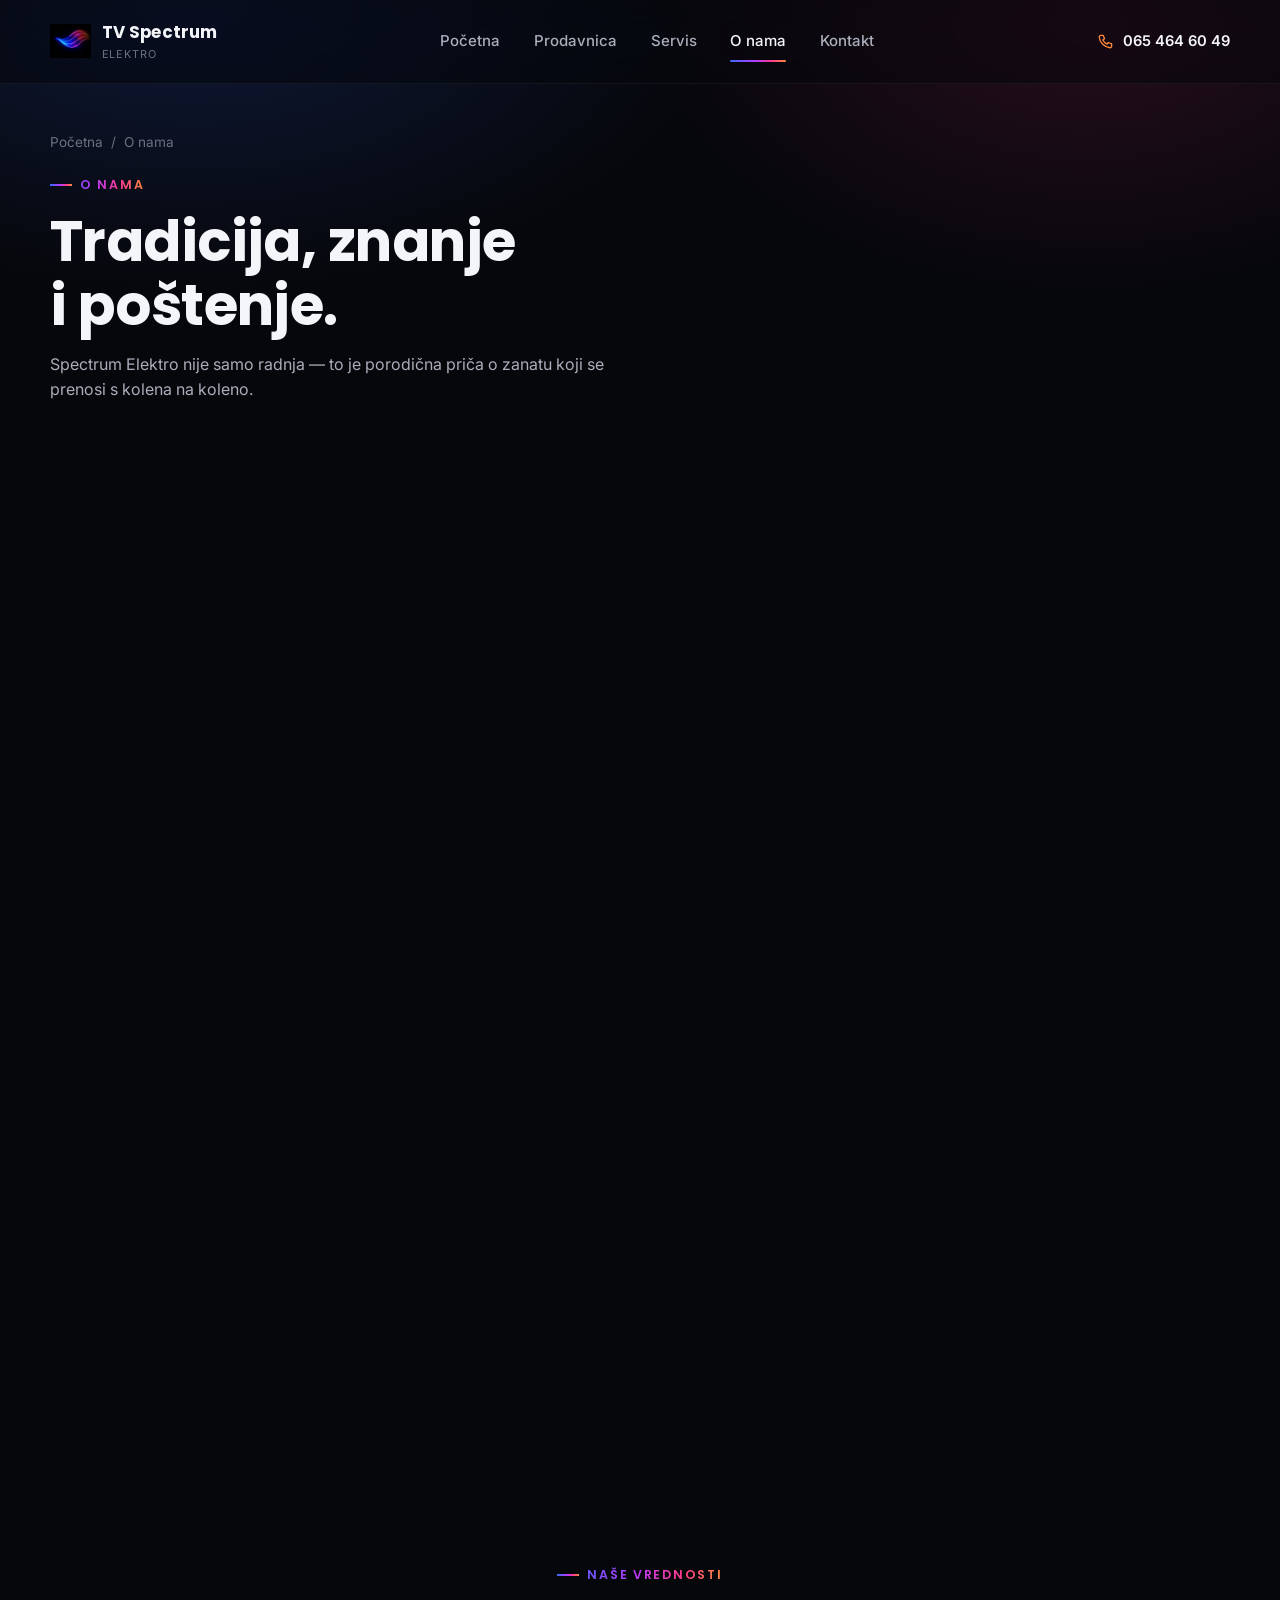
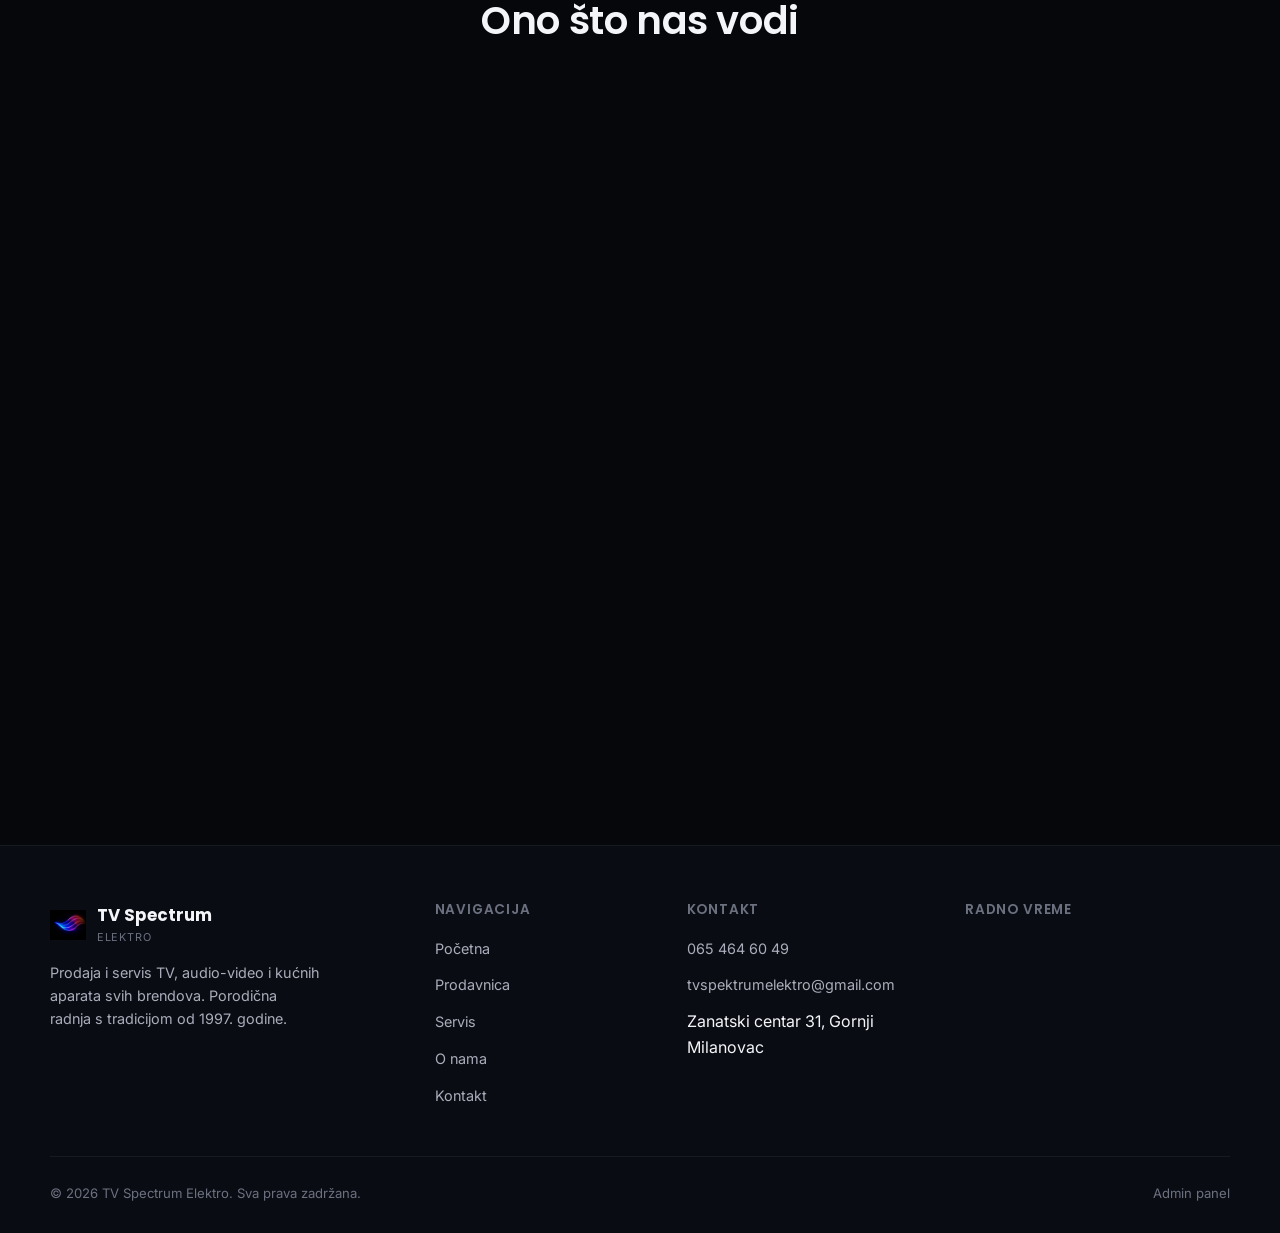
<file: o-nama.html>
<!doctype html>
<html lang="sr">
<head>
<meta charset="UTF-8">
<meta name="viewport" content="width=device-width, initial-scale=1">
<title>O nama — TV Spectrum Elektro</title>
<meta name="description" content="TV Spectrum Elektro je porodična radnja za prodaju i servis TV, audio-video tehnike i kućnih aparata, sa tradicijom od 1997. godine.">
<link rel="canonical" href="https://spektrumelektro.com/o-nama.html">
<meta name="theme-color" content="#06070b">
<meta property="og:type" content="website">
<meta property="og:site_name" content="TV Spectrum Elektro">
<meta property="og:locale" content="sr_RS">
<meta property="og:url" content="https://spektrumelektro.com/o-nama.html">
<meta property="og:title" content="O nama — TV Spectrum Elektro">
<meta property="og:description" content="TV Spectrum Elektro je porodična radnja za prodaju i servis TV, audio-video tehnike i kućnih aparata, sa tradicijom od 1997. godine.">
<meta property="og:image" content="https://spektrumelektro.com/assets/logo-mark.png">
<meta name="twitter:card" content="summary_large_image">
<meta name="twitter:title" content="O nama — TV Spectrum Elektro">
<meta name="twitter:description" content="Porodična radnja za prodaju i servis TV, audio-video tehnike i kućnih aparata, sa tradicijom od 1997. godine.">
<meta name="twitter:image" content="https://spektrumelektro.com/assets/logo-mark.png">
<link rel="icon" type="image/png" href="assets/favicon-32.png">
<link rel="apple-touch-icon" href="assets/apple-touch-icon.png">
<link rel="manifest" href="site.webmanifest">
<link rel="preconnect" href="https://fonts.googleapis.com">
<link rel="preconnect" href="https://fonts.gstatic.com" crossorigin>
<link href="https://fonts.googleapis.com/css2?family=Inter:wght@400;500;600&family=Poppins:wght@600;700&display=swap" rel="stylesheet">
<link rel="stylesheet" href="css/style.css">
</head>
<body>
<a href="#main" class="skip-link">Preskoči na sadržaj</a>

<template id="icon-menu-tpl"><svg viewBox="0 0 24 24" fill="none" stroke="currentColor" stroke-width="1.75" stroke-linecap="round" stroke-linejoin="round" width="24" height="24"><path d="M3.5 6.5h17M3.5 12h17M3.5 17.5h17"/></svg></template>
<template id="icon-close-tpl"><svg viewBox="0 0 24 24" fill="none" stroke="currentColor" stroke-width="1.75" stroke-linecap="round" stroke-linejoin="round" width="24" height="24"><path d="M5 5l14 14M19 5L5 19"/></svg></template>

<header class="site-header">
  <div class="container">
    <a href="index.html" class="brand">
      <img src="assets/logo-mark.png" alt="Spectrum Elektro logo">
      <span class="brand-name">TV Spectrum<br><small>Elektro</small></span>
    </a>
    <nav class="nav-links" aria-label="Glavna navigacija">
      <a href="index.html">Početna</a>
      <a href="prodavnica.html">Prodavnica</a>
      <a href="servis.html">Servis</a>
      <a href="o-nama.html" aria-current="page">O nama</a>
      <a href="kontakt.html">Kontakt</a>
    </nav>
    <div class="header-actions">
      <a class="phone-cta js-phone-link" href="tel:+381654646049">
        <svg class="icon" width="18" height="18" viewBox="0 0 24 24" fill="none" stroke="currentColor" stroke-width="1.75" stroke-linecap="round" stroke-linejoin="round"><path d="M5 4.5h3.3L10 9l-2.2 1.6a11.5 11.5 0 0 0 5.6 5.6L15 14l4.5 1.7V19a2 2 0 0 1-2.1 2C9.9 20.5 3.5 14.1 3 6.6A2 2 0 0 1 5 4.5z"/></svg>
        <span class="js-phone-text">065 464 60 49</span>
      </a>
      <button type="button" class="nav-toggle" aria-label="Otvori meni" aria-expanded="false">
        <svg viewBox="0 0 24 24" fill="none" stroke="currentColor" stroke-width="1.75" stroke-linecap="round" stroke-linejoin="round" width="24" height="24"><path d="M3.5 6.5h17M3.5 12h17M3.5 17.5h17"/></svg>
      </button>
    </div>
  </div>
</header>

<main id="main">

  <section class="page-banner">
    <div class="container">
      <div class="breadcrumb"><a href="index.html">Početna</a><span>/</span><span>O nama</span></div>
      <span class="eyebrow">O nama</span>
      <h1>Tradicija, znanje<br>i poštenje.</h1>
      <p style="max-width:58ch;margin-top:0.8rem;">Spectrum Elektro nije samo radnja — to je porodična priča o zanatu koji se prenosi s kolena na koleno.</p>
    </div>
  </section>

  <section class="section-tight">
    <div class="container story-grid">
      <div class="story-visual reveal">
        <svg class="icon" viewBox="0 0 24 24" fill="none" stroke="currentColor" stroke-width="1.3" stroke-linecap="round" stroke-linejoin="round"><rect x="4" y="4" width="16" height="16" rx="2"/><path d="M8 4v3M16 4v3M8 17v3M16 17v3M4 8h3M4 16h3M17 8h3M17 16h3"/><circle cx="12" cy="12" r="2.5"/></svg>
      </div>
      <div class="story-copy reveal">
        <span class="eyebrow">Kako je sve počelo</span>
        <h2>Od male radnje do pouzdanog servisa</h2>
        <p>Sve je počelo davne <span class="js-founded-year">1997</span>. godine, kada je osnivač otvorio malu radnju za popravku televizora u Gornjem Milanovcu. Uz strpljenje, poštenje prema mušterijama i ljubav prema zanatu, radnja je vremenom postala mesto kojem su generacije komšija poveravale svoje uređaje.</p>
        <p>Danas radnju vodi njegov unuk — nastavljajući isti pristup poslu, ali uz moderne alate, nove brendove i digitalni način rada. Radnja je 2026. godine dobila i novo, savremeno ime — Spectrum Elektro — kao nastavak posla koji traje već skoro tri decenije.</p>
      </div>
    </div>

    <div class="timeline reveal" style="max-width:640px;margin-inline:auto;margin-top:4rem;">
      <div class="timeline-item">
        <span class="year"><span class="js-founded-year">1997</span>.</span>
        <p>Osnivanje male radnje za popravku televizora — počeci zanata i prvi zadovoljni kupci.</p>
      </div>
      <div class="timeline-item">
        <span class="year">2000-e</span>
        <p>Radnja proširuje ponudu na prodaju novih i polovnih uređaja, gradeći poverenje u čitavom kraju.</p>
      </div>
      <div class="timeline-item">
        <span class="year">2026.</span>
        <p>Radnja dobija novo ime i identitet — Spectrum Elektro — uz savremenu opremu i digitalizovan način rada.</p>
      </div>
      <div class="timeline-item">
        <span class="year">Danas</span>
        <p>Spectrum Elektro nastavlja tradiciju uz jasan cilj: pošten odnos, kvalitetna usluga i zadovoljni kupci.</p>
      </div>
    </div>
  </section>

  <section class="section">
    <div class="container">
      <div class="section-head center">
        <span class="eyebrow">Naše vrednosti</span>
        <h2>Ono što nas vodi</h2>
      </div>
      <div class="values-grid">
        <div class="feature-card reveal">
          <div class="icon-wrap"><svg width="22" height="22" viewBox="0 0 24 24" fill="none" stroke="currentColor" stroke-width="1.9" stroke-linecap="round" stroke-linejoin="round"><path d="M12 2.5l7.5 3v5.5c0 5-3.2 8.4-7.5 10.5-4.3-2.1-7.5-5.5-7.5-10.5V5.5l7.5-3z"/><path d="M8.8 12l2.1 2.1 4.3-4.3"/></svg></div>
          <h3>Poverenje</h3>
          <p>Iskrenost o stanju uređaja i realnoj ceni popravke — bez skrivenih troškova.</p>
        </div>
        <div class="feature-card reveal">
          <div class="icon-wrap"><svg width="22" height="22" viewBox="0 0 24 24" fill="none" stroke="currentColor" stroke-width="1.9" stroke-linecap="round" stroke-linejoin="round"><rect x="4" y="4" width="16" height="16" rx="2"/><path d="M8 4v3M16 4v3M8 17v3M16 17v3M4 8h3M4 16h3M17 8h3M17 16h3"/><circle cx="12" cy="12" r="2.5"/></svg></div>
          <h3>Stručnost</h3>
          <p>Preko tri decenije iskustva sa svim vrstama TV tehnologije, od starih do najnovijih modela.</p>
        </div>
        <div class="feature-card reveal">
          <div class="icon-wrap"><svg width="22" height="22" viewBox="0 0 24 24" fill="none" stroke="currentColor" stroke-width="1.9" stroke-linecap="round" stroke-linejoin="round"><circle cx="12" cy="12" r="9"/><path d="M12 7v5l3.5 2"/></svg></div>
          <h3>Brzina</h3>
          <p>Trudimo se da svaka popravka bude gotova što pre, bez žrtvovanja kvaliteta.</p>
        </div>
        <div class="feature-card reveal">
          <div class="icon-wrap"><svg width="22" height="22" viewBox="0 0 24 24" fill="none" stroke="currentColor" stroke-width="1.9" stroke-linecap="round" stroke-linejoin="round"><path d="M12 3.5l2.6 5.4 5.9.7-4.3 4.1 1.1 5.9L12 16.8l-5.3 2.8 1.1-5.9L3.5 9.6l5.9-.7z"/></svg></div>
          <h3>Posvećenost</h3>
          <p>Svakom uređaju pristupamo kao da je naš — jer znamo koliko znači kada radi kako treba.</p>
        </div>
      </div>
    </div>
  </section>

  <section class="section" style="padding-top:0;">
    <div class="container">
      <div class="cta-banner reveal">
        <h2>Postanite i vi deo naše priče</h2>
        <p>Posetite nas ili nas pozovite — rado ćemo vam pomoći oko kupovine ili popravke uređaja.</p>
        <div class="cta-actions">
          <a href="kontakt.html" class="btn btn-primary">Kontaktirajte nas</a>
          <a href="prodavnica.html" class="btn btn-outline">Pogledaj ponudu</a>
        </div>
      </div>
    </div>
  </section>

</main>

<footer class="site-footer">
<!-- Sajt napravio VF -->
  <div class="container">
    <div class="footer-grid">
      <div class="footer-brand">
        <a href="index.html" class="brand">
          <img src="assets/logo-mark.png" alt="Spectrum Elektro logo" style="height:30px;">
          <span class="brand-name">TV Spectrum<br><small>Elektro</small></span>
        </a>
        <p>Prodaja i servis TV, audio-video i kućnih aparata svih brendova. Porodična radnja s tradicijom od <span class="js-founded-year">1997</span>. godine.</p>
        <div class="social-row js-social-row"></div>
      </div>
      <div class="footer-col">
        <h4>Navigacija</h4>
        <ul>
          <li><a href="index.html">Početna</a></li>
          <li><a href="prodavnica.html">Prodavnica</a></li>
          <li><a href="servis.html">Servis</a></li>
          <li><a href="o-nama.html">O nama</a></li>
          <li><a href="kontakt.html">Kontakt</a></li>
        </ul>
      </div>
      <div class="footer-col">
        <h4>Kontakt</h4>
        <ul>
          <li><a class="js-phone-link js-phone-text" href="tel:+381654646049">065 464 60 49</a></li>
          <li><a class="js-email-link" href="mailto:tvspektrumelektro@gmail.com">tvspektrumelektro@gmail.com</a></li>
          <li><span class="js-address-text">Zanatski centar 31, Gornji Milanovac</span></li>
        </ul>
      </div>
      <div class="footer-col">
        <h4>Radno vreme</h4>
        <table class="hours-table"><tbody class="js-hours-table"></tbody></table>
      </div>
    </div>
    <div class="footer-bottom">
      <span>© <span class="js-current-year">2026</span> TV Spectrum Elektro. Sva prava zadržana.</span>
      <a href="admin.html">Admin panel</a>
    </div>
  </div>
</footer>

<script type="module" src="js/main.js"></script>
</body>
</html>
</file>
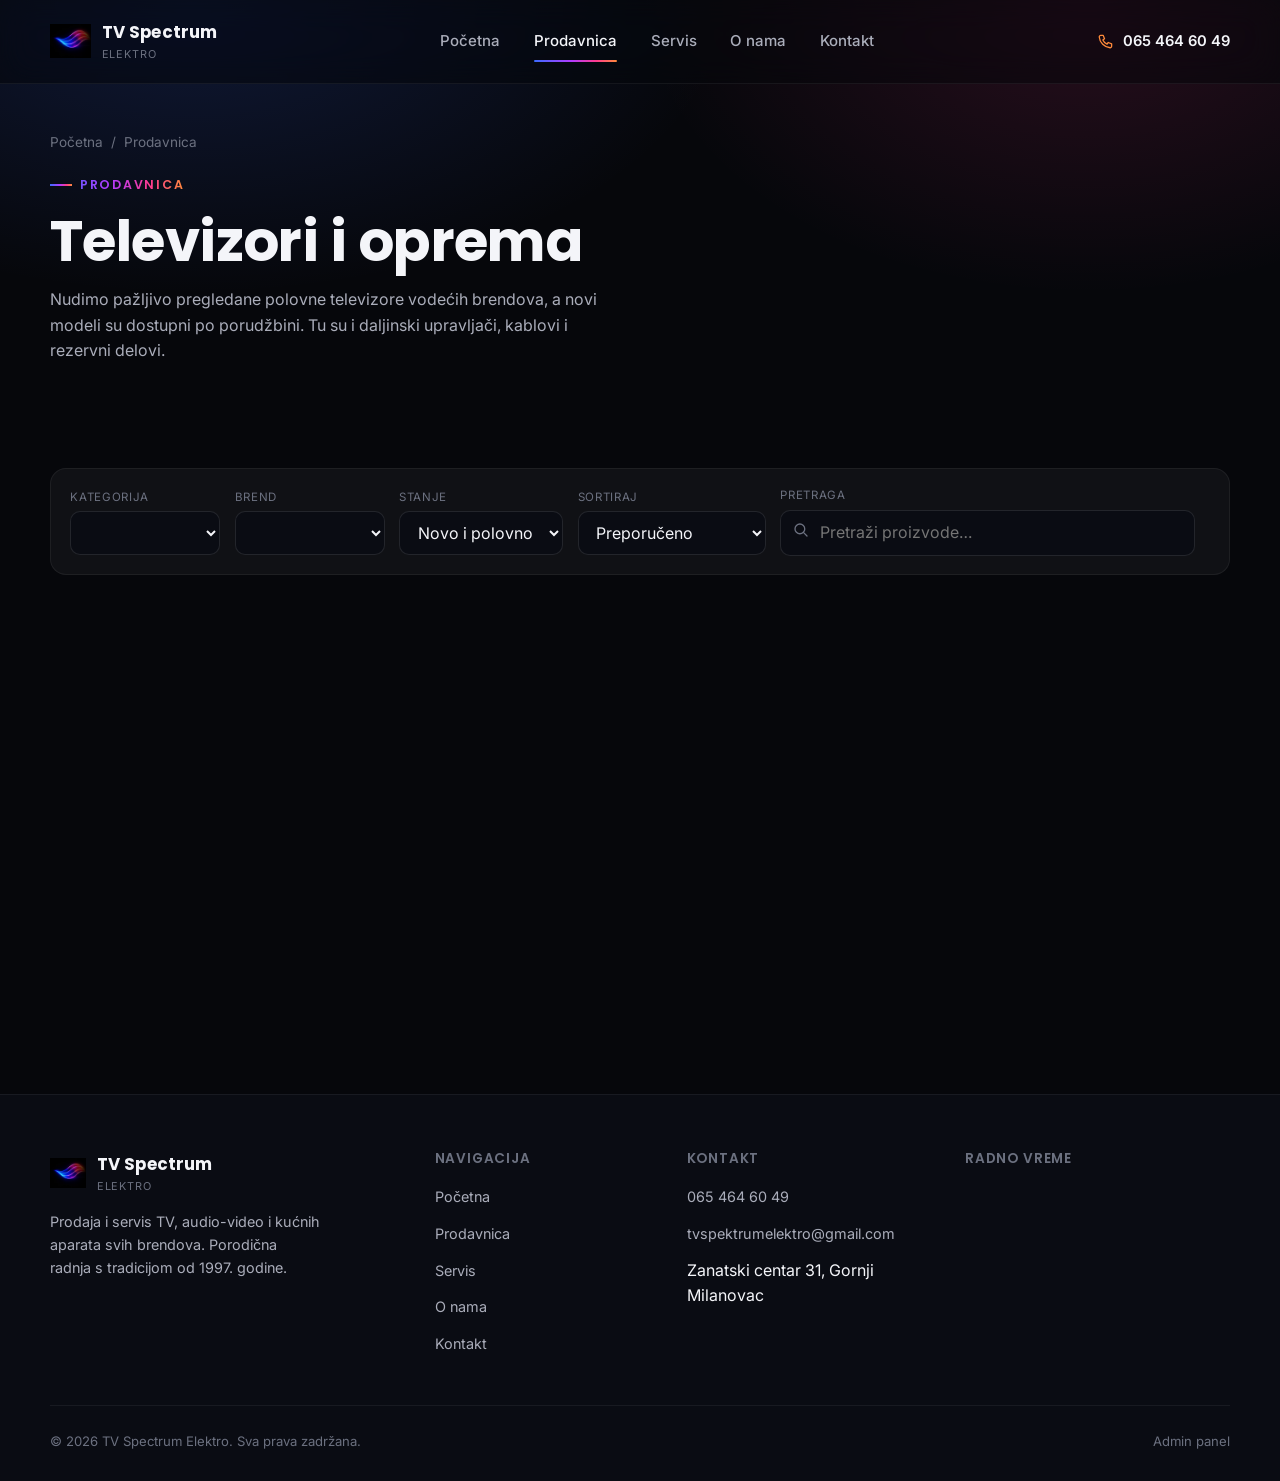
<file: prodavnica.html>
<!doctype html>
<html lang="sr">
<head>
<meta charset="UTF-8">
<meta name="viewport" content="width=device-width, initial-scale=1">
<title>Prodavnica — TV Spectrum Elektro</title>
<meta name="description" content="Pregledajte ponudu polovnih televizora vodećih brendova, daljinskih upravljača, kablova i rezervnih delova u TV Spectrum Elektro prodavnici.">
<link rel="canonical" href="https://spektrumelektro.com/prodavnica.html">
<meta name="theme-color" content="#06070b">
<meta property="og:type" content="website">
<meta property="og:site_name" content="TV Spectrum Elektro">
<meta property="og:locale" content="sr_RS">
<meta property="og:url" content="https://spektrumelektro.com/prodavnica.html">
<meta property="og:title" content="Prodavnica — TV Spectrum Elektro">
<meta property="og:description" content="Pregledajte ponudu polovnih televizora vodećih brendova, daljinskih upravljača, kablova i rezervnih delova u TV Spectrum Elektro prodavnici.">
<meta property="og:image" content="https://spektrumelektro.com/assets/logo-mark.png">
<meta name="twitter:card" content="summary_large_image">
<meta name="twitter:title" content="Prodavnica — TV Spectrum Elektro">
<meta name="twitter:description" content="Pregledajte ponudu polovnih televizora vodećih brendova, daljinskih upravljača, kablova i rezervnih delova.">
<meta name="twitter:image" content="https://spektrumelektro.com/assets/logo-mark.png">
<link rel="icon" type="image/png" href="assets/favicon-32.png">
<link rel="apple-touch-icon" href="assets/apple-touch-icon.png">
<link rel="manifest" href="site.webmanifest">
<link rel="preconnect" href="https://fonts.googleapis.com">
<link rel="preconnect" href="https://fonts.gstatic.com" crossorigin>
<link href="https://fonts.googleapis.com/css2?family=Inter:wght@400;500;600&family=Poppins:wght@600;700&display=swap" rel="stylesheet">
<link rel="stylesheet" href="css/style.css">
</head>
<body>
<a href="#main" class="skip-link">Preskoči na sadržaj</a>

<template id="icon-menu-tpl"><svg viewBox="0 0 24 24" fill="none" stroke="currentColor" stroke-width="1.75" stroke-linecap="round" stroke-linejoin="round" width="24" height="24"><path d="M3.5 6.5h17M3.5 12h17M3.5 17.5h17"/></svg></template>
<template id="icon-close-tpl"><svg viewBox="0 0 24 24" fill="none" stroke="currentColor" stroke-width="1.75" stroke-linecap="round" stroke-linejoin="round" width="24" height="24"><path d="M5 5l14 14M19 5L5 19"/></svg></template>

<header class="site-header">
  <div class="container">
    <a href="index.html" class="brand">
      <img src="assets/logo-mark.png" alt="Spectrum Elektro logo">
      <span class="brand-name">TV Spectrum<br><small>Elektro</small></span>
    </a>
    <nav class="nav-links" aria-label="Glavna navigacija">
      <a href="index.html">Početna</a>
      <a href="prodavnica.html" aria-current="page">Prodavnica</a>
      <a href="servis.html">Servis</a>
      <a href="o-nama.html">O nama</a>
      <a href="kontakt.html">Kontakt</a>
    </nav>
    <div class="header-actions">
      <a class="phone-cta js-phone-link" href="tel:+381654646049">
        <svg class="icon" width="18" height="18" viewBox="0 0 24 24" fill="none" stroke="currentColor" stroke-width="1.75" stroke-linecap="round" stroke-linejoin="round"><path d="M5 4.5h3.3L10 9l-2.2 1.6a11.5 11.5 0 0 0 5.6 5.6L15 14l4.5 1.7V19a2 2 0 0 1-2.1 2C9.9 20.5 3.5 14.1 3 6.6A2 2 0 0 1 5 4.5z"/></svg>
        <span class="js-phone-text">065 464 60 49</span>
      </a>
      <button type="button" class="nav-toggle" aria-label="Otvori meni" aria-expanded="false">
        <svg viewBox="0 0 24 24" fill="none" stroke="currentColor" stroke-width="1.75" stroke-linecap="round" stroke-linejoin="round" width="24" height="24"><path d="M3.5 6.5h17M3.5 12h17M3.5 17.5h17"/></svg>
      </button>
    </div>
  </div>
</header>

<main id="main">

  <section class="page-banner">
    <div class="container">
      <div class="breadcrumb"><a href="index.html">Početna</a><span>/</span><span>Prodavnica</span></div>
      <span class="eyebrow">Prodavnica</span>
      <h1>Televizori i oprema</h1>
      <p style="max-width:56ch;margin-top:0.8rem;">Nudimo pažljivo pregledane polovne televizore vodećih brendova, a novi modeli su dostupni po porudžbini. Tu su i daljinski upravljači, kablovi i rezervni delovi.</p>
    </div>
  </section>

  <section class="section-tight">
    <div class="container">

      <div class="filter-bar">
        <div class="field">
          <label for="filterCategory">Kategorija</label>
          <select id="filterCategory"></select>
        </div>
        <div class="field">
          <label for="filterBrand">Brend</label>
          <select id="filterBrand"></select>
        </div>
        <div class="field">
          <label for="filterCondition">Stanje</label>
          <select id="filterCondition">
            <option value="">Novo i polovno</option>
            <option value="Novo">Novo</option>
            <option value="Polovno">Polovno</option>
          </select>
        </div>
        <div class="field">
          <label for="filterSort">Sortiraj</label>
          <select id="filterSort">
            <option value="default">Preporučeno</option>
            <option value="price-asc">Cena: niža ka višoj</option>
            <option value="price-desc">Cena: viša ka nižoj</option>
            <option value="name">Naziv A–Ž</option>
          </select>
        </div>
        <div class="field search-field">
          <label for="filterSearch">Pretraga</label>
          <svg class="icon" width="18" height="18" viewBox="0 0 24 24" fill="none" stroke="currentColor" stroke-width="1.75" stroke-linecap="round" stroke-linejoin="round"><circle cx="10.5" cy="10.5" r="6.5"/><path d="M20 20l-4.8-4.8"/></svg>
          <input type="search" id="filterSearch" placeholder="Pretraži proizvode…">
        </div>
        <span class="results-count" id="resultsCount"></span>
      </div>

      <div class="card-grid" id="productGrid"></div>
    </div>
  </section>

  <section class="section" style="padding-top:0;">
    <div class="container">
      <div class="cta-banner reveal">
        <h2>Ne vidite ono što tražite?</h2>
        <p>Naša ponuda se stalno menja. Javite nam se — pronaći ćemo ili poručiti televizor koji vam odgovara.</p>
        <div class="cta-actions">
          <a href="kontakt.html" class="btn btn-primary">Pošaljite upit</a>
        </div>
      </div>
    </div>
  </section>

</main>

<footer class="site-footer">
<!-- Sajt napravio VF -->
  <div class="container">
    <div class="footer-grid">
      <div class="footer-brand">
        <a href="index.html" class="brand">
          <img src="assets/logo-mark.png" alt="Spectrum Elektro logo" style="height:30px;">
          <span class="brand-name">TV Spectrum<br><small>Elektro</small></span>
        </a>
        <p>Prodaja i servis TV, audio-video i kućnih aparata svih brendova. Porodična radnja s tradicijom od <span class="js-founded-year">1997</span>. godine.</p>
        <div class="social-row js-social-row"></div>
      </div>
      <div class="footer-col">
        <h4>Navigacija</h4>
        <ul>
          <li><a href="index.html">Početna</a></li>
          <li><a href="prodavnica.html">Prodavnica</a></li>
          <li><a href="servis.html">Servis</a></li>
          <li><a href="o-nama.html">O nama</a></li>
          <li><a href="kontakt.html">Kontakt</a></li>
        </ul>
      </div>
      <div class="footer-col">
        <h4>Kontakt</h4>
        <ul>
          <li><a class="js-phone-link js-phone-text" href="tel:+381654646049">065 464 60 49</a></li>
          <li><a class="js-email-link" href="mailto:tvspektrumelektro@gmail.com">tvspektrumelektro@gmail.com</a></li>
          <li><span class="js-address-text">Zanatski centar 31, Gornji Milanovac</span></li>
        </ul>
      </div>
      <div class="footer-col">
        <h4>Radno vreme</h4>
        <table class="hours-table"><tbody class="js-hours-table"></tbody></table>
      </div>
    </div>
    <div class="footer-bottom">
      <span>© <span class="js-current-year">2026</span> TV Spectrum Elektro. Sva prava zadržana.</span>
      <a href="admin.html">Admin panel</a>
    </div>
  </div>
</footer>

<script type="module" src="js/main.js"></script>
<script type="module" src="js/shop.js"></script>
</body>
</html>
</file>
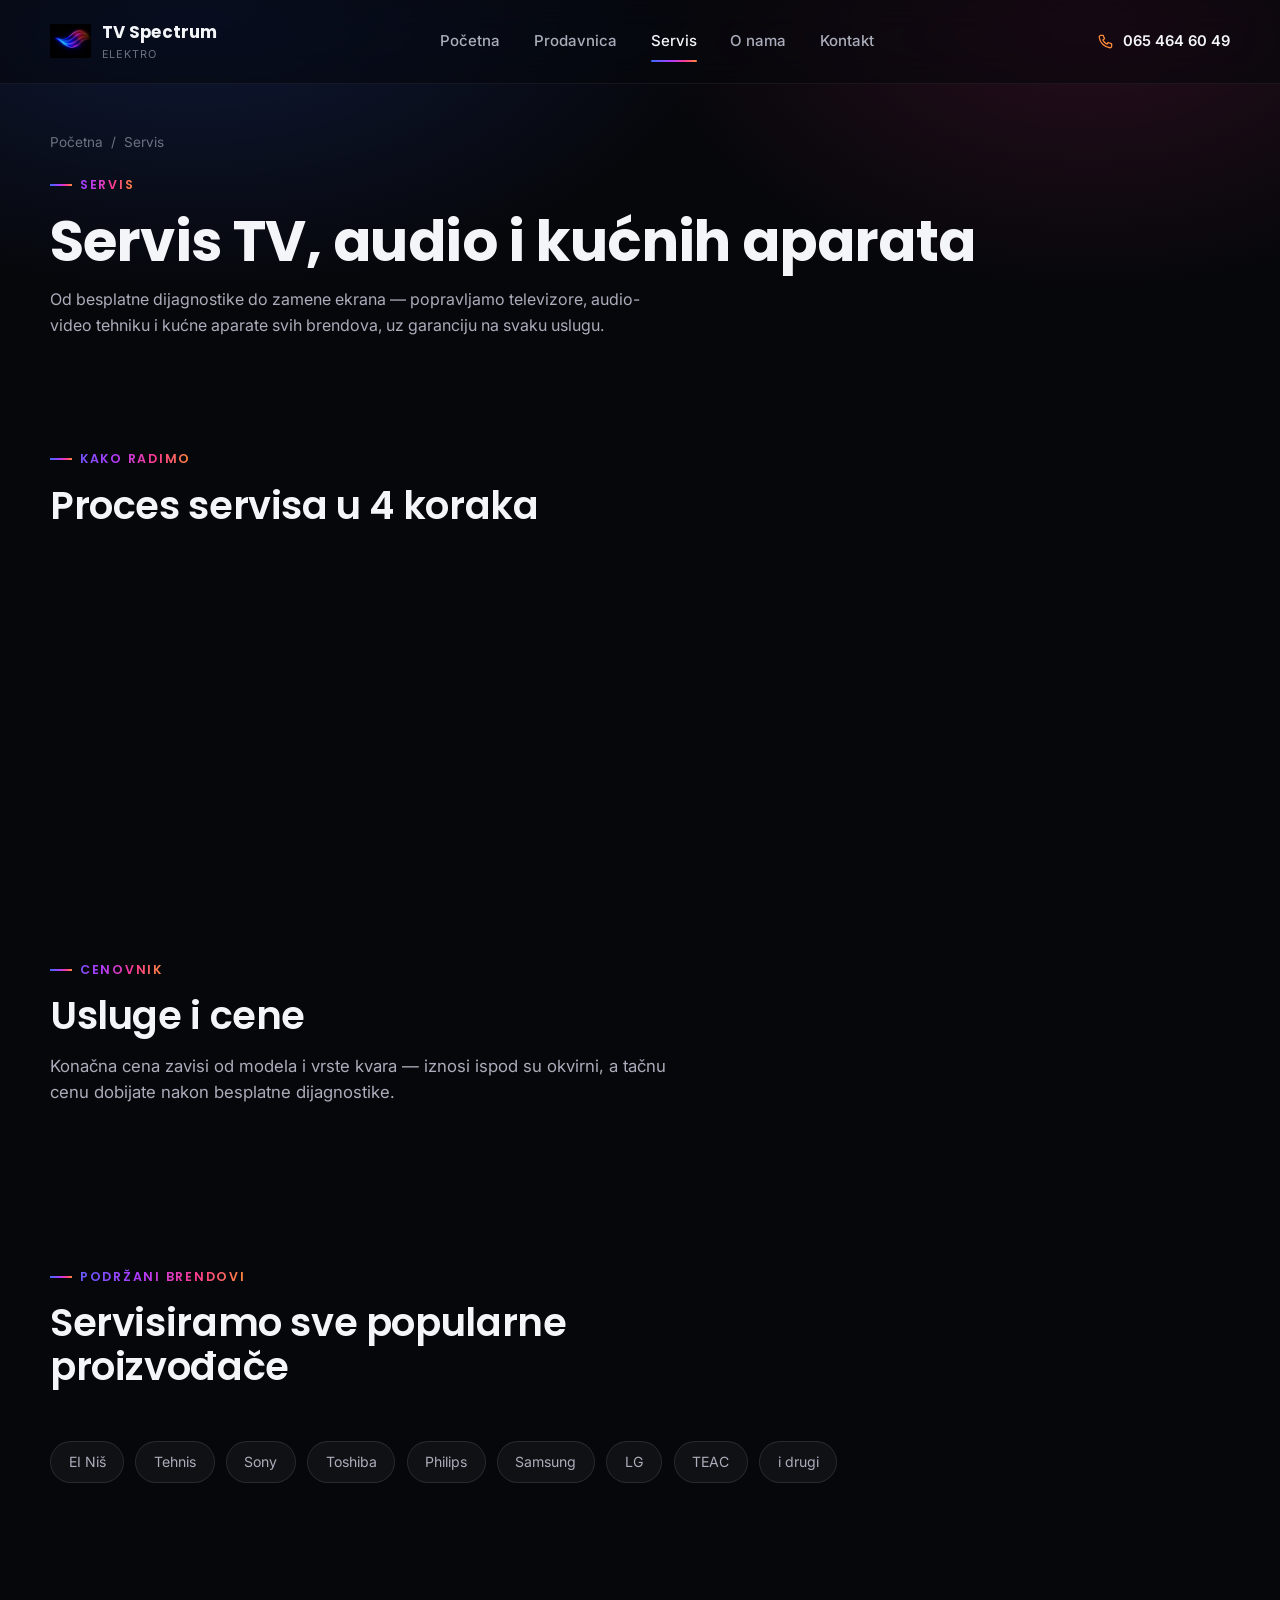
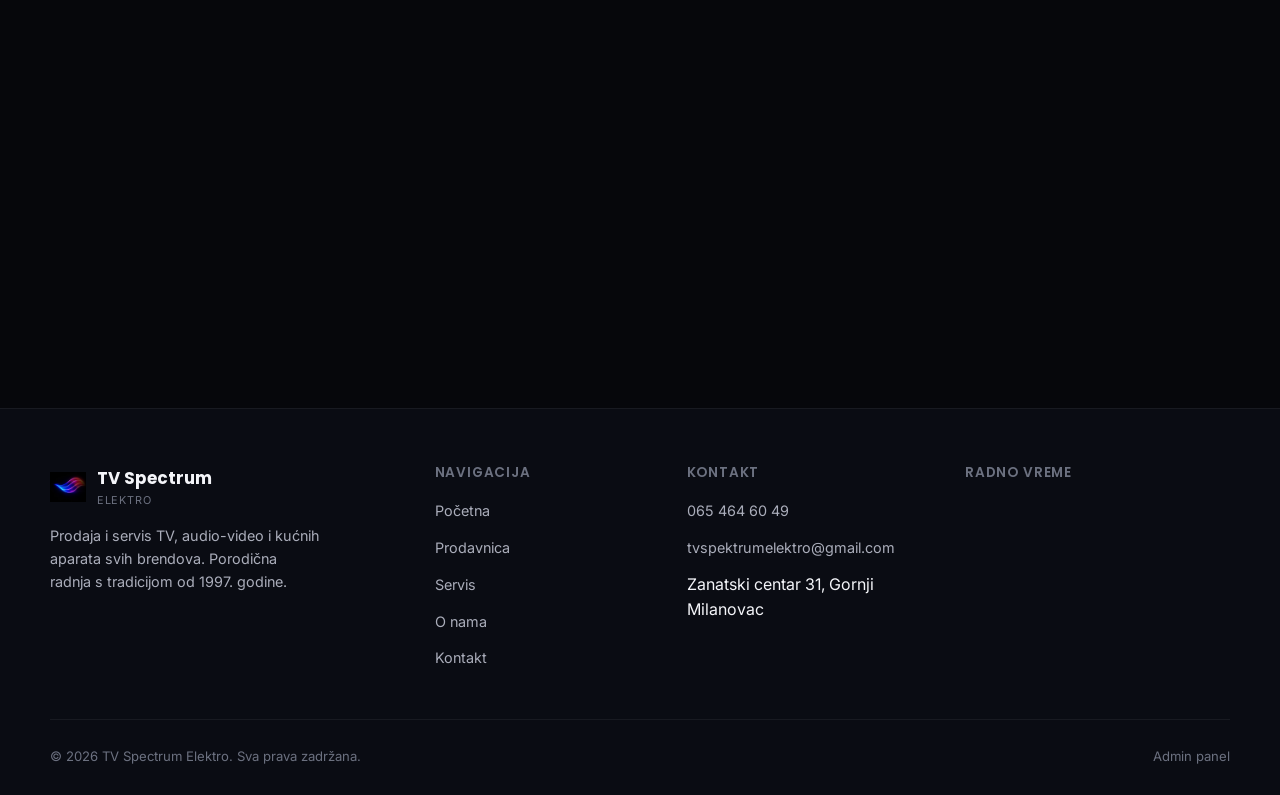
<file: servis.html>
<!doctype html>
<html lang="sr">
<head>
<meta charset="UTF-8">
<meta name="viewport" content="width=device-width, initial-scale=1">
<title>Servis TV, audio i kućnih aparata — TV Spectrum Elektro</title>
<meta name="description" content="Profesionalan servis televizora, audio-video tehnike i kućnih aparata svih brendova: besplatna dijagnostika, zamena ekrana, pozadinskog osvetljenja, matičnih ploča i još mnogo toga.">
<link rel="canonical" href="https://spektrumelektro.com/servis.html">
<meta name="theme-color" content="#06070b">
<meta property="og:type" content="website">
<meta property="og:site_name" content="TV Spectrum Elektro">
<meta property="og:locale" content="sr_RS">
<meta property="og:url" content="https://spektrumelektro.com/servis.html">
<meta property="og:title" content="Servis TV, audio i kućnih aparata — TV Spectrum Elektro">
<meta property="og:description" content="Profesionalan servis televizora, audio-video tehnike i kućnih aparata svih brendova: besplatna dijagnostika, zamena ekrana, pozadinskog osvetljenja, matičnih ploča i još mnogo toga.">
<meta property="og:image" content="https://spektrumelektro.com/assets/logo-mark.png">
<meta name="twitter:card" content="summary_large_image">
<meta name="twitter:title" content="Servis TV, audio i kućnih aparata — TV Spectrum Elektro">
<meta name="twitter:description" content="Besplatna dijagnostika, zamena ekrana, pozadinskog osvetljenja, matičnih ploča i još mnogo toga.">
<meta name="twitter:image" content="https://spektrumelektro.com/assets/logo-mark.png">
<link rel="icon" type="image/png" href="assets/favicon-32.png">
<link rel="apple-touch-icon" href="assets/apple-touch-icon.png">
<link rel="manifest" href="site.webmanifest">
<link rel="preconnect" href="https://fonts.googleapis.com">
<link rel="preconnect" href="https://fonts.gstatic.com" crossorigin>
<link href="https://fonts.googleapis.com/css2?family=Inter:wght@400;500;600&family=Poppins:wght@600;700&display=swap" rel="stylesheet">
<link rel="stylesheet" href="css/style.css">
</head>
<body>
<a href="#main" class="skip-link">Preskoči na sadržaj</a>

<template id="icon-menu-tpl"><svg viewBox="0 0 24 24" fill="none" stroke="currentColor" stroke-width="1.75" stroke-linecap="round" stroke-linejoin="round" width="24" height="24"><path d="M3.5 6.5h17M3.5 12h17M3.5 17.5h17"/></svg></template>
<template id="icon-close-tpl"><svg viewBox="0 0 24 24" fill="none" stroke="currentColor" stroke-width="1.75" stroke-linecap="round" stroke-linejoin="round" width="24" height="24"><path d="M5 5l14 14M19 5L5 19"/></svg></template>

<header class="site-header">
  <div class="container">
    <a href="index.html" class="brand">
      <img src="assets/logo-mark.png" alt="Spectrum Elektro logo">
      <span class="brand-name">TV Spectrum<br><small>Elektro</small></span>
    </a>
    <nav class="nav-links" aria-label="Glavna navigacija">
      <a href="index.html">Početna</a>
      <a href="prodavnica.html">Prodavnica</a>
      <a href="servis.html" aria-current="page">Servis</a>
      <a href="o-nama.html">O nama</a>
      <a href="kontakt.html">Kontakt</a>
    </nav>
    <div class="header-actions">
      <a class="phone-cta js-phone-link" href="tel:+381654646049">
        <svg class="icon" width="18" height="18" viewBox="0 0 24 24" fill="none" stroke="currentColor" stroke-width="1.75" stroke-linecap="round" stroke-linejoin="round"><path d="M5 4.5h3.3L10 9l-2.2 1.6a11.5 11.5 0 0 0 5.6 5.6L15 14l4.5 1.7V19a2 2 0 0 1-2.1 2C9.9 20.5 3.5 14.1 3 6.6A2 2 0 0 1 5 4.5z"/></svg>
        <span class="js-phone-text">065 464 60 49</span>
      </a>
      <button type="button" class="nav-toggle" aria-label="Otvori meni" aria-expanded="false">
        <svg viewBox="0 0 24 24" fill="none" stroke="currentColor" stroke-width="1.75" stroke-linecap="round" stroke-linejoin="round" width="24" height="24"><path d="M3.5 6.5h17M3.5 12h17M3.5 17.5h17"/></svg>
      </button>
    </div>
  </div>
</header>

<main id="main">

  <section class="page-banner">
    <div class="container">
      <div class="breadcrumb"><a href="index.html">Početna</a><span>/</span><span>Servis</span></div>
      <span class="eyebrow">Servis</span>
      <h1>Servis TV, audio i kućnih aparata</h1>
      <p style="max-width:60ch;margin-top:0.8rem;">Od besplatne dijagnostike do zamene ekrana — popravljamo televizore, audio-video tehniku i kućne aparate svih brendova, uz garanciju na svaku uslugu.</p>
    </div>
  </section>

  <!-- PROCES -->
  <section class="section-tight">
    <div class="container">
      <div class="section-head">
        <span class="eyebrow">Kako radimo</span>
        <h2>Proces servisa u 4 koraka</h2>
      </div>
      <div class="steps">
        <div class="step reveal">
          <span class="num">01</span>
          <h3>Prijem uređaja</h3>
          <p>Donesete uređaj u radnju ili zakažete preuzimanje na vašoj adresi.</p>
        </div>
        <div class="step reveal">
          <span class="num">02</span>
          <h3>Dijagnostika</h3>
          <p>Besplatno utvrđujemo uzrok kvara i javljamo vam cenu pre popravke.</p>
        </div>
        <div class="step reveal">
          <span class="num">03</span>
          <h3>Popravka</h3>
          <p>Popravku radi iskusan majstor, uz originalne ili kompatibilne delove.</p>
        </div>
        <div class="step reveal">
          <span class="num">04</span>
          <h3>Garancija</h3>
          <p>Uređaj vraćamo testiran, uz pisanu garanciju od 12 meseci.</p>
        </div>
      </div>
    </div>
  </section>

  <!-- CENOVNIK -->
  <section class="section">
    <div class="container">
      <div class="section-head">
        <span class="eyebrow">Cenovnik</span>
        <h2>Usluge i cene</h2>
        <p>Konačna cena zavisi od modela i vrste kvara — iznosi ispod su okvirni, a tačnu cenu dobijate nakon besplatne dijagnostike.</p>
      </div>
      <div class="card-grid" id="serviceGrid"></div>
    </div>
  </section>

  <!-- BRENDOVI -->
  <section class="section" style="padding-top:0;">
    <div class="container">
      <div class="section-head">
        <span class="eyebrow">Podržani brendovi</span>
        <h2>Servisiramo sve popularne proizvođače</h2>
      </div>
      <div class="chip-cloud">
        <span class="chip">EI Niš</span>
        <span class="chip">Tehnis</span>
        <span class="chip">Sony</span>
        <span class="chip">Toshiba</span>
        <span class="chip">Philips</span>
        <span class="chip">Samsung</span>
        <span class="chip">LG</span>
        <span class="chip">TEAC</span>
        <span class="chip">i drugi</span>
      </div>
    </div>
  </section>

  <section class="section" style="padding-top:0;">
    <div class="container">
      <div class="cta-banner reveal">
        <h2>Zakažite servis još danas</h2>
        <p>Popunite kratak formular ili nas pozovite — javljamo se u najkraćem roku.</p>
        <div class="cta-actions">
          <a href="kontakt.html" class="btn btn-primary">Zakaži servis</a>
          <a class="btn btn-outline js-phone-link" href="tel:+381654646049">Pozovi: <span class="js-phone-text">065 464 60 49</span></a>
        </div>
      </div>
    </div>
  </section>

</main>

<footer class="site-footer">
<!-- Sajt napravio VF -->
  <div class="container">
    <div class="footer-grid">
      <div class="footer-brand">
        <a href="index.html" class="brand">
          <img src="assets/logo-mark.png" alt="Spectrum Elektro logo" style="height:30px;">
          <span class="brand-name">TV Spectrum<br><small>Elektro</small></span>
        </a>
        <p>Prodaja i servis TV, audio-video i kućnih aparata svih brendova. Porodična radnja s tradicijom od <span class="js-founded-year">1997</span>. godine.</p>
        <div class="social-row js-social-row"></div>
      </div>
      <div class="footer-col">
        <h4>Navigacija</h4>
        <ul>
          <li><a href="index.html">Početna</a></li>
          <li><a href="prodavnica.html">Prodavnica</a></li>
          <li><a href="servis.html">Servis</a></li>
          <li><a href="o-nama.html">O nama</a></li>
          <li><a href="kontakt.html">Kontakt</a></li>
        </ul>
      </div>
      <div class="footer-col">
        <h4>Kontakt</h4>
        <ul>
          <li><a class="js-phone-link js-phone-text" href="tel:+381654646049">065 464 60 49</a></li>
          <li><a class="js-email-link" href="mailto:tvspektrumelektro@gmail.com">tvspektrumelektro@gmail.com</a></li>
          <li><span class="js-address-text">Zanatski centar 31, Gornji Milanovac</span></li>
        </ul>
      </div>
      <div class="footer-col">
        <h4>Radno vreme</h4>
        <table class="hours-table"><tbody class="js-hours-table"></tbody></table>
      </div>
    </div>
    <div class="footer-bottom">
      <span>© <span class="js-current-year">2026</span> TV Spectrum Elektro. Sva prava zadržana.</span>
      <a href="admin.html">Admin panel</a>
    </div>
  </div>
</footer>

<script type="module" src="js/main.js"></script>
<script type="module" src="js/service.js"></script>
</body>
</html>
</file>
<file: css/style.css>
/* ===================================================================
   Spectrum Elektro — glavni stylesheet
   Moderan CSS: custom properties, grid/flex, clamp(), color-mix(),
   backdrop-filter, :focus-visible, prefers-reduced-motion.
=================================================================== */

:root {
  /* boje iz loga */
  --blue: #3b6bff;
  --purple: #b13bff;
  --pink: #ff3b8e;
  --orange: #ff8a3b;
  --gradient-brand: linear-gradient(92deg, var(--blue) 0%, var(--purple) 45%, var(--pink) 75%, var(--orange) 100%);

  --bg: #06070b;
  --bg-alt: #0a0c13;
  --surface: rgba(255, 255, 255, 0.045);
  --surface-strong: rgba(255, 255, 255, 0.08);
  --surface-solid: #12131c;
  --border: rgba(255, 255, 255, 0.1);
  --border-soft: rgba(255, 255, 255, 0.06);

  --text: #f4f5f9;
  --text-dim: #aaadba;
  --text-faint: #6c7180;

  --success: #35d68a;
  --danger: #ff5470;
  --warning: #ffb84d;

  --radius-sm: 10px;
  --radius-md: 16px;
  --radius-lg: 24px;
  --radius-pill: 999px;

  --shadow-md: 0 16px 40px -16px rgba(0, 0, 0, 0.55);
  --shadow-lg: 0 28px 70px -24px rgba(0, 0, 0, 0.7);
  --shadow-glow: 0 0 0 1px rgba(255, 255, 255, 0.06), 0 20px 60px -20px rgba(120, 60, 255, 0.35);

  --ease: cubic-bezier(0.22, 1, 0.36, 1);
  --dur: 0.35s;

  --container: 1180px;
  --header-h: 84px;

  color-scheme: dark;
}

/* ---------- reset ---------- */
*, *::before, *::after { box-sizing: border-box; }
* { margin: 0; }
html { scroll-behavior: smooth; scroll-padding-top: calc(var(--header-h) + 16px); }
html, body { height: 100%; }

body {
  background: var(--bg);
  color: var(--text);
  font-family: "Inter", system-ui, -apple-system, "Segoe UI", sans-serif;
  font-size: 16px;
  line-height: 1.6;
  -webkit-font-smoothing: antialiased;
  overflow-x: hidden;
}

img, picture, svg { display: block; max-width: 100%; }

a { color: inherit; text-decoration: none; }

ul, ol { list-style: none; padding: 0; }

button, input, textarea, select {
  font: inherit;
  color: inherit;
  background: none;
  border: none;
}

select { color-scheme: dark; }
select option { background-color: var(--surface-solid); color: var(--text); }

h1, h2, h3, h4 {
  font-family: "Poppins", "Inter", sans-serif;
  font-weight: 600;
  line-height: 1.15;
  letter-spacing: -0.01em;
}

h1 { font-size: clamp(2.4rem, 4.4vw, 3.9rem); font-weight: 700; }
h2 { font-size: clamp(1.9rem, 3vw, 2.7rem); }
h3 { font-size: clamp(1.2rem, 1.6vw, 1.45rem); }

p { color: var(--text-dim); }

:focus-visible {
  outline: 2px solid var(--blue);
  outline-offset: 3px;
  border-radius: 4px;
}

@media (prefers-reduced-motion: reduce) {
  html { scroll-behavior: auto; }
  *, *::before, *::after { animation-duration: 0.01ms !important; transition-duration: 0.01ms !important; }
}

/* ---------- layout helpers ---------- */
.container {
  width: min(100% - 2.5rem, var(--container));
  margin-inline: auto;
}

.section { padding-block: clamp(4rem, 8vw, 6.5rem); }
.section-tight { padding-block: clamp(2.5rem, 5vw, 4rem); }

.section-head {
  max-width: 640px;
  margin-bottom: clamp(2.2rem, 4vw, 3.2rem);
}

.section-head.center { max-width: 620px; margin-inline: auto; text-align: center; }

.eyebrow {
  display: inline-flex;
  align-items: center;
  gap: 0.5rem;
  font-family: "Poppins", sans-serif;
  font-size: 0.78rem;
  font-weight: 600;
  letter-spacing: 0.14em;
  text-transform: uppercase;
  color: transparent;
  background: var(--gradient-brand);
  -webkit-background-clip: text;
  background-clip: text;
  margin-bottom: 0.9rem;
}

.eyebrow::before {
  content: "";
  width: 22px;
  height: 2px;
  background: var(--gradient-brand);
  display: inline-block;
}

.section-head p { margin-top: 0.9rem; font-size: 1.05rem; }

.grad-text {
  background: var(--gradient-brand);
  -webkit-background-clip: text;
  background-clip: text;
  color: transparent;
}

.visually-hidden {
  position: absolute;
  width: 1px; height: 1px;
  overflow: hidden;
  clip: rect(0 0 0 0);
  white-space: nowrap;
}

.skip-link {
  position: fixed;
  top: -60px;
  left: 1rem;
  background: var(--surface-solid);
  color: var(--text);
  padding: 0.7rem 1.1rem;
  border-radius: var(--radius-sm);
  z-index: 1000;
  transition: top var(--dur) var(--ease);
  border: 1px solid var(--border);
}
.skip-link:focus { top: 1rem; }

/* ---------- buttons ---------- */
.btn {
  display: inline-flex;
  align-items: center;
  justify-content: center;
  gap: 0.55rem;
  padding: 0.85rem 1.6rem;
  border-radius: var(--radius-pill);
  font-weight: 600;
  font-size: 0.95rem;
  cursor: pointer;
  transition: transform var(--dur) var(--ease), box-shadow var(--dur) var(--ease), background var(--dur) var(--ease), border-color var(--dur) var(--ease);
  white-space: nowrap;
  border: 1px solid transparent;
}
.btn:active { transform: translateY(1px); }

.btn-primary {
  background: var(--gradient-brand);
  background-size: 160% 100%;
  color: #fff;
  box-shadow: var(--shadow-glow);
}
.btn-primary:hover { background-position: 100% 0; box-shadow: 0 24px 60px -18px rgba(177, 59, 255, 0.55); transform: translateY(-2px); }

.btn-outline {
  background: var(--surface);
  border-color: var(--border);
  color: var(--text);
  backdrop-filter: blur(10px);
}
.btn-outline:hover { background: var(--surface-strong); border-color: rgba(255,255,255,0.24); transform: translateY(-2px); }

.btn-ghost { color: var(--text-dim); padding: 0.6rem 0.9rem; }
.btn-ghost:hover { color: var(--text); }

.btn-sm { padding: 0.55rem 1.1rem; font-size: 0.85rem; }
.btn-danger { background: rgba(255, 84, 112, 0.12); color: var(--danger); border-color: rgba(255, 84, 112, 0.3); }
.btn-danger:hover { background: rgba(255, 84, 112, 0.2); }
.btn-block { width: 100%; }
.btn[disabled] { opacity: 0.5; cursor: not-allowed; pointer-events: none; }

.icon { flex-shrink: 0; }

/* ---------- header ---------- */
.site-header {
  position: fixed;
  inset: 0 0 auto 0;
  height: var(--header-h);
  z-index: 100;
  display: flex;
  align-items: center;
  background: rgba(6, 7, 11, 0.6);
  backdrop-filter: blur(16px) saturate(140%);
  border-bottom: 1px solid var(--border-soft);
  transition: background var(--dur) var(--ease), border-color var(--dur) var(--ease);
}

.site-header .container { display: flex; align-items: center; justify-content: space-between; gap: 1.5rem; }

.brand { display: flex; align-items: center; gap: 0.65rem; font-family: "Poppins", sans-serif; }
.brand img { height: 34px; width: auto; }
.brand-name { font-weight: 700; font-size: 1.05rem; letter-spacing: 0.01em; }
.brand-name small { display: block; font-family: "Inter", sans-serif; font-weight: 400; font-size: 0.68rem; color: var(--text-faint); letter-spacing: 0.08em; text-transform: uppercase; }

.nav-links { display: flex; align-items: center; gap: 2.1rem; }
.nav-links a {
  font-size: 0.94rem;
  font-weight: 500;
  color: var(--text-dim);
  position: relative;
  padding-block: 0.4rem;
  transition: color var(--dur) var(--ease);
}
.nav-links a::after {
  content: "";
  position: absolute; left: 0; right: 100%; bottom: -2px; height: 2px;
  background: var(--gradient-brand);
  transition: right var(--dur) var(--ease);
  border-radius: 2px;
}
.nav-links a:hover, .nav-links a[aria-current="page"] { color: var(--text); }
.nav-links a:hover::after, .nav-links a[aria-current="page"]::after { right: 0; }

/* Dugme za poziv na dnu MOBILNOG menija (ubacuje ga main.js) — na desktopu
   je nav-links običan horizontalni red pored zaglavlja, gde ovo dugme nema
   smisla (telefon je već vidljiv u .phone-cta), pa je sakriveno dok se ne
   uključi mobilni prikaz ispod. */
.nav-cta { display: none; }

.header-actions { display: flex; align-items: center; gap: 0.9rem; }
.phone-cta { display: flex; align-items: center; gap: 0.5rem; font-weight: 600; font-size: 0.92rem; color: var(--text); }
.phone-cta .icon { color: var(--orange); }

.nav-toggle {
  display: none;
  padding: 0.5rem;
  border-radius: var(--radius-sm);
  color: var(--text);
}

@media (max-width: 900px) {
  /* .nav-links je position:fixed unutar .site-header, a .site-header ima
     backdrop-filter — po CSS spec-u, filter/backdrop-filter na pretku pravi
     "containing block" za fixed potomke UMESTO pravog viewport-a. Header je
     visok samo var(--header-h) (~84px), pa je "bottom:0" iz starog `inset`
     zapravo značilo "84px od vrha", ne "dno ekrana" — meni se skupljao na
     svega ~56px visine, a stavke koje su prelivale van te kutije (flex overflow,
     bez overflow:hidden) crtale su se BEZ pozadine iza sebe → izgledalo je kao
     providan meni preko sadržaja stranice. Rešenje: eksplicitna visina u vh/dvh
     jedinicama (uvek računata od pravog viewport-a, bez obzira na containing
     block), umesto oslanjanja na `bottom:0`. Nema više ni backdrop-filter-a na
     samom meniju (puna boja, jednostavnije i bez ikakve dvosmislenosti). */
  .nav-links { position: fixed; top: var(--header-h); left: 0; right: 0; height: calc(100vh - var(--header-h)); height: calc(100dvh - var(--header-h)); z-index: 1; overflow-y: auto; flex-direction: column; justify-content: flex-start; align-items: stretch; gap: 0; background: var(--bg); padding: 1.5rem 1.75rem 2rem; transform: translateY(-8px); opacity: 0; pointer-events: none; transition: opacity var(--dur) var(--ease), transform var(--dur) var(--ease); }
  .nav-links a { padding: 1.05rem 0.1rem; border-bottom: 1px solid var(--border-soft); font-size: 1.15rem; transition: color var(--dur) var(--ease), padding-left var(--dur) var(--ease); }
  .nav-links a::after { display: none; }
  .nav-links a[aria-current="page"] { padding-left: 1rem; }
  .nav-links a[aria-current="page"]::before {
    content: ""; position: absolute; left: 0; top: 0.4rem; bottom: 0.4rem; width: 3px;
    border-radius: 2px; background: var(--gradient-brand);
  }
  .site-header.nav-open .nav-links { opacity: 1; transform: translateY(0); pointer-events: auto; }
  /* CTA na dnu menija (ubacuje se preko JS-a u main.js) — umesto praznog
     prostora ispod 5 linkova na velikim ekranima telefona, "margin-top: auto"
     gura dugme za poziv skroz na dno menija. */
  .nav-cta { display: block; margin-top: auto; padding-top: 1.5rem; }
  .nav-cta .btn { width: 100%; }
  .nav-toggle { display: inline-flex; }
  .phone-cta span { display: none; }
}

/* ---------- hero ---------- */
.hero {
  position: relative;
  padding-top: calc(var(--header-h) + clamp(3rem, 8vw, 6rem));
  padding-bottom: clamp(4rem, 9vw, 7rem);
  overflow: clip;
}

.hero-glow {
  position: absolute;
  inset: -20% -10% auto -10%;
  height: 900px;
  background:
    radial-gradient(38% 55% at 18% 25%, rgba(59, 107, 255, 0.35), transparent 70%),
    radial-gradient(32% 45% at 55% 10%, rgba(177, 59, 255, 0.28), transparent 70%),
    radial-gradient(30% 45% at 85% 30%, rgba(255, 59, 142, 0.22), transparent 70%);
  filter: blur(10px);
  pointer-events: none;
  z-index: 0;
}

.hero .container { position: relative; z-index: 1; }
.hero-grid { display: grid; grid-template-columns: 1.1fr 0.9fr; gap: 3rem; align-items: center; }

.hero-copy h1 { margin-bottom: 1.3rem; }
.hero-copy > p { font-size: 1.12rem; max-width: 46ch; margin-bottom: 2.2rem; }
.hero-actions { display: flex; flex-wrap: wrap; gap: 0.9rem; margin-bottom: 3rem; }

.hero-stats { display: grid; grid-template-columns: repeat(4, auto); gap: 1.8rem; }
.hero-stats div strong { display: block; font-family: "Poppins", sans-serif; font-size: 1.6rem; font-weight: 700; }
.hero-stats div span { font-size: 0.82rem; color: var(--text-faint); }

.hero-panel {
  position: relative;
  border-radius: var(--radius-lg);
  border: 1px solid var(--border);
  background: linear-gradient(160deg, var(--surface-strong), var(--surface));
  backdrop-filter: blur(10px);
  box-shadow: var(--shadow-lg);
  padding: clamp(1.8rem, 3vw, 2.6rem);
  overflow: hidden;
}
.hero-panel::before {
  content: "";
  position: absolute; inset: 0;
  background: var(--gradient-brand);
  opacity: 0.12;
  mask: radial-gradient(circle at 30% 20%, black, transparent 70%);
}
.hero-panel > * { position: relative; z-index: 1; }
.hero-panel-icon {
  width: 54px; height: 54px;
  border-radius: var(--radius-sm);
  display: grid; place-items: center;
  background: var(--gradient-brand);
  color: #fff;
  margin-bottom: 1.3rem;
}
.hero-panel h3 { font-size: 1.35rem; margin-bottom: 0.7rem; }
.hero-panel > p { font-size: 0.95rem; margin-bottom: 1.7rem; }
.hero-panel-features { display: flex; flex-direction: column; gap: 0.9rem; margin-bottom: 1.9rem; padding-bottom: 1.9rem; border-bottom: 1px dashed var(--border); }
.hero-panel-features div { display: flex; align-items: center; gap: 0.7rem; font-size: 0.92rem; }
.hero-panel-features .icon { color: var(--success); flex-shrink: 0; }

@media (max-width: 980px) {
  .hero-grid { grid-template-columns: 1fr; }
  .hero-panel { max-width: 460px; margin-inline: auto; }
  .hero-stats { grid-template-columns: repeat(2, auto); row-gap: 1.4rem; }
}

/* ---------- generic cards / glass panels ---------- */
.glass {
  background: var(--surface);
  border: 1px solid var(--border);
  border-radius: var(--radius-lg);
  backdrop-filter: blur(14px);
}

.feature-grid { display: grid; grid-template-columns: repeat(4, 1fr); gap: 1.25rem; }
.feature-card {
  padding: 1.8rem 1.6rem;
  border-radius: var(--radius-lg);
  background: var(--surface);
  border: 1px solid var(--border-soft);
  transition: transform var(--dur) var(--ease), border-color var(--dur) var(--ease), background var(--dur) var(--ease);
}
.feature-card:hover { transform: translateY(-4px); border-color: rgba(255,255,255,0.2); background: var(--surface-strong); }
.feature-card .icon-wrap {
  width: 46px; height: 46px; border-radius: var(--radius-sm);
  display: grid; place-items: center;
  background: var(--gradient-brand);
  color: #fff;
  margin-bottom: 1.1rem;
}
.feature-card h3 { margin-bottom: 0.5rem; }
.feature-card p { font-size: 0.92rem; }

@media (max-width: 980px) { .feature-grid { grid-template-columns: repeat(2, 1fr); } }
@media (max-width: 560px) { .feature-grid { grid-template-columns: 1fr; } }

/* ---------- product / service cards ---------- */
.card-grid { display: grid; grid-template-columns: repeat(auto-fill, minmax(270px, 1fr)); gap: 1.4rem; }

.product-card {
  display: flex;
  flex-direction: column;
  border-radius: var(--radius-lg);
  border: 1px solid var(--border-soft);
  background: var(--surface);
  overflow: hidden;
  transition: transform var(--dur) var(--ease), border-color var(--dur) var(--ease), box-shadow var(--dur) var(--ease);
}
.product-card:hover { transform: translateY(-5px); border-color: rgba(255,255,255,0.18); box-shadow: var(--shadow-md); }

.product-media {
  position: relative;
  aspect-ratio: 16 / 11;
  display: grid;
  place-items: center;
  overflow: hidden;
  background:
    radial-gradient(90% 120% at 20% 0%, rgba(59,107,255,0.22), transparent 60%),
    radial-gradient(90% 120% at 100% 100%, rgba(255,59,142,0.18), transparent 60%),
    var(--bg-alt);
}
.product-media .icon { width: 30%; height: 30%; color: var(--text); opacity: 0.92; }
.product-media .icon svg { width: 100%; height: 100%; }
.product-media img { width: 100%; height: 100%; object-fit: cover; }

.badge {
  display: inline-flex; align-items: center; gap: 0.35rem;
  font-size: 0.72rem; font-weight: 600; letter-spacing: 0.03em;
  padding: 0.3rem 0.65rem;
  border-radius: var(--radius-pill);
  background: var(--surface-strong);
  border: 1px solid var(--border);
  color: var(--text-dim);
}
.badge-brand { position: absolute; top: 0.9rem; left: 0.9rem; }
.badge-condition { position: absolute; top: 0.9rem; right: 0.9rem; }
.badge-condition.new { color: var(--success); border-color: rgba(53,214,138,0.35); background: rgba(53,214,138,0.1); }
.badge-condition.used { color: var(--warning); border-color: rgba(255,184,77,0.35); background: rgba(255,184,77,0.1); }
.badge-out { position: absolute; inset: 0; background: rgba(6,7,11,0.72); display: flex; align-items: center; justify-content: center; font-weight: 600; letter-spacing: 0.05em; text-transform: uppercase; font-size: 0.85rem; color: var(--text-dim); backdrop-filter: blur(2px); }
.badge-photo-count {
  position: absolute; bottom: 0.7rem; right: 0.7rem;
  display: flex; align-items: center; gap: 0.3rem;
  padding: 0.2rem 0.55rem; border-radius: 999px;
  background: rgba(6,7,11,0.68); color: #fff; font-size: 0.72rem; font-weight: 600;
  backdrop-filter: blur(2px);
}
.badge-photo-count svg { width: 13px; height: 13px; }

.product-body { padding: 1.3rem 1.4rem 1.5rem; display: flex; flex-direction: column; gap: 0.6rem; flex: 1; }
.product-body .cat { font-size: 0.76rem; color: var(--text-faint); text-transform: uppercase; letter-spacing: 0.08em; }
.product-body h3 { font-size: 1.08rem; }
.product-body p.desc { font-size: 0.88rem; margin-top: 0.1rem; display: -webkit-box; -webkit-line-clamp: 2; -webkit-box-orient: vertical; overflow: hidden; }

.price-row { margin-top: auto; padding-top: 0.9rem; display: flex; align-items: center; justify-content: space-between; gap: 0.6rem; }
.price-wrap { display: flex; flex-direction: column; gap: 0.1rem; min-width: 0; }
.price { font-family: "Poppins", sans-serif; font-weight: 700; font-size: 1.12rem; white-space: nowrap; }
.price-old { display: block; font-size: 0.78rem; color: var(--text-faint); text-decoration: line-through; font-weight: 400; }

.service-card { padding: 1.6rem 1.5rem; }
.service-card .icon-wrap { width: 50px; height: 50px; border-radius: var(--radius-sm); display: grid; place-items: center; background: var(--surface-strong); border: 1px solid var(--border); color: var(--blue); margin-bottom: 1rem; overflow: hidden; }
.service-card .icon-wrap img { width: 100%; height: 100%; object-fit: cover; }
.service-card .cat { font-size: 0.74rem; color: var(--text-faint); text-transform: uppercase; letter-spacing: 0.08em; margin-bottom: 0.3rem; }
.service-card h3 { margin-bottom: 0.5rem; }
.service-card p.desc { font-size: 0.9rem; margin-bottom: 1.1rem; }
.service-card .price-row { padding-top: 1rem; border-top: 1px dashed var(--border); }

.empty-state { grid-column: 1 / -1; text-align: center; padding: 3.5rem 1rem; color: var(--text-faint); }
.empty-state .icon { margin: 0 auto 1rem; color: var(--text-faint); }

/* ---------- filters ---------- */
.filter-bar {
  display: flex; flex-wrap: wrap; gap: 0.9rem; align-items: center;
  padding: 1.1rem 1.2rem;
  background: var(--surface);
  border: 1px solid var(--border-soft);
  border-radius: var(--radius-md);
  margin-bottom: 2rem;
}
.filter-bar .field { display: flex; flex-direction: column; gap: 0.3rem; }
.filter-bar label { font-size: 0.72rem; text-transform: uppercase; letter-spacing: 0.06em; color: var(--text-faint); }
.filter-bar select, .filter-bar input {
  padding: 0.6rem 0.85rem;
  background: var(--bg-alt);
  border: 1px solid var(--border);
  border-radius: var(--radius-sm);
  min-width: 150px;
}
.filter-bar .search-field { flex: 1; min-width: 200px; position: relative; }
.filter-bar .search-field input { width: 100%; padding-left: 2.4rem; }
.filter-bar .search-field .icon { position: absolute; left: 0.75rem; top: 2.15rem; color: var(--text-faint); }
.filter-bar .results-count { margin-left: auto; font-size: 0.85rem; color: var(--text-faint); }

/* ---------- page banner ---------- */
.page-banner {
  padding-top: calc(var(--header-h) + 3rem);
  padding-bottom: 2.5rem;
  position: relative;
}
.page-banner::before {
  content: "";
  position: absolute; inset: 0 0 auto 0; height: 420px;
  background: radial-gradient(60% 100% at 15% 0%, rgba(59,107,255,0.18), transparent 70%),
              radial-gradient(50% 100% at 85% 0%, rgba(255,59,142,0.14), transparent 70%);
  z-index: -1;
}
.breadcrumb { display: flex; gap: 0.5rem; font-size: 0.85rem; color: var(--text-faint); margin-bottom: 0.9rem; }
.breadcrumb a:hover { color: var(--text); }

/* ---------- process steps ---------- */
.steps { display: grid; grid-template-columns: repeat(4, 1fr); gap: 1.5rem; counter-reset: step; }
.step { position: relative; padding: 1.8rem 1.5rem; border-radius: var(--radius-lg); background: var(--surface); border: 1px solid var(--border-soft); }
.step .num {
  font-family: "Poppins", sans-serif; font-weight: 700; font-size: 1.6rem;
  background: var(--gradient-brand); -webkit-background-clip: text; background-clip: text; color: transparent;
  margin-bottom: 0.8rem; display: block;
}
.step h3 { margin-bottom: 0.5rem; font-size: 1rem; }
.step p { font-size: 0.88rem; }
@media (max-width: 900px) { .steps { grid-template-columns: repeat(2, 1fr); } }
@media (max-width: 560px) { .steps { grid-template-columns: 1fr; } }

/* ---------- brand chips ---------- */
.chip-cloud { display: flex; flex-wrap: wrap; gap: 0.7rem; }
.chip { padding: 0.55rem 1.1rem; border-radius: var(--radius-pill); background: var(--surface); border: 1px solid var(--border); font-size: 0.88rem; color: var(--text-dim); }

/* ---------- CTA banner ---------- */
.cta-banner {
  position: relative;
  border-radius: var(--radius-lg);
  padding: clamp(2.5rem, 6vw, 4rem);
  text-align: center;
  overflow: hidden;
  border: 1px solid var(--border);
}
.cta-banner::before { content: ""; position: absolute; inset: 0; background: var(--gradient-brand); opacity: 0.16; }
.cta-banner::after { content: ""; position: absolute; inset: 0; background: radial-gradient(60% 140% at 50% 0%, rgba(255,255,255,0.08), transparent 70%); }
.cta-banner > * { position: relative; z-index: 1; }
.cta-banner h2 { margin-bottom: 0.8rem; }
.cta-banner p { max-width: 46ch; margin-inline: auto; margin-bottom: 1.8rem; }
.cta-actions { display: flex; gap: 1rem; justify-content: center; flex-wrap: wrap; }

/* ---------- story / about ---------- */
.story-grid { display: grid; grid-template-columns: 0.9fr 1.1fr; gap: 3rem; align-items: center; }
.story-visual { aspect-ratio: 4/3.2; border-radius: var(--radius-lg); border: 1px solid var(--border); background: linear-gradient(160deg, var(--surface-strong), var(--surface)); display: grid; place-items: center; position: relative; overflow: hidden; }
.story-visual::before { content: ""; position: absolute; inset: 0; background: var(--gradient-brand); opacity: 0.12; }
.story-visual .icon { width: 34%; height: 34%; color: var(--text); position: relative; z-index: 1; }
.story-copy p { margin-bottom: 1.1rem; }
.story-copy p:last-of-type { margin-bottom: 0; }
@media (max-width: 900px) { .story-grid { grid-template-columns: 1fr; } }

.values-grid { display: grid; grid-template-columns: repeat(4, 1fr); gap: 1.2rem; margin-top: 3rem; }
@media (max-width: 900px) { .values-grid { grid-template-columns: repeat(2, 1fr); } }
@media (max-width: 560px) { .values-grid { grid-template-columns: 1fr; } }

.timeline { display: flex; flex-direction: column; gap: 0; margin-top: 3rem; border-left: 1px solid var(--border); padding-left: 2rem; }
.timeline-item { position: relative; padding-bottom: 2.5rem; }
.timeline-item:last-child { padding-bottom: 0; }
.timeline-item::before { content: ""; position: absolute; left: -2.4rem; top: 0.2rem; width: 12px; height: 12px; border-radius: 50%; background: var(--gradient-brand); box-shadow: 0 0 0 4px var(--bg), 0 0 0 5px var(--border); }
.timeline-item .year { font-family: "Poppins", sans-serif; font-weight: 700; color: var(--text); display: block; margin-bottom: 0.35rem; }
.timeline-item p { font-size: 0.94rem; }

/* ---------- contact ---------- */
.contact-grid { display: grid; grid-template-columns: 1fr 1.15fr; gap: 2.5rem; align-items: start; }
.contact-grid > * { min-width: 0; }
.contact-info-list { display: flex; flex-direction: column; gap: 1.1rem; margin-bottom: 2rem; }
.contact-info-item { display: flex; gap: 1rem; align-items: flex-start; }
.contact-info-item .icon-wrap { width: 42px; height: 42px; flex-shrink: 0; border-radius: var(--radius-sm); display: grid; place-items: center; background: var(--surface-strong); border: 1px solid var(--border); color: var(--blue); }
.contact-info-item strong { display: block; font-size: 0.95rem; }
.contact-info-item span, .contact-info-item a { font-size: 0.9rem; color: var(--text-dim); }
.contact-info-item a:hover { color: var(--text); }

.hours-table { width: 100%; border-collapse: collapse; margin-top: 0.5rem; }
.hours-table td { padding: 0.5rem 0; font-size: 0.9rem; border-bottom: 1px solid var(--border-soft); }
.hours-table td:last-child { text-align: right; color: var(--text); font-weight: 500; }

.map-embed { border-radius: var(--radius-lg); overflow: hidden; border: 1px solid var(--border); margin-top: 1.5rem; filter: grayscale(0.4) invert(0.92) contrast(0.9); }
.map-embed iframe { width: 100%; height: 260px; border: 0; display: block; }

.social-row { display: flex; gap: 0.7rem; margin-top: 1.5rem; }
.social-row a { width: 40px; height: 40px; border-radius: 50%; display: grid; place-items: center; background: var(--surface); border: 1px solid var(--border); transition: all var(--dur) var(--ease); }
.social-row a:hover { background: var(--gradient-brand); border-color: transparent; }

.form-card { padding: clamp(1.6rem, 3vw, 2.4rem); }
.form-row { display: grid; grid-template-columns: 1fr 1fr; gap: 1rem; }
.form-row > * { min-width: 0; }
.field-group { margin-bottom: 1.1rem; display: flex; flex-direction: column; gap: 0.4rem; }
.field-group label { font-size: 0.83rem; font-weight: 500; color: var(--text-dim); }
.field-group input, .field-group textarea, .field-group select {
  width: 100%;
  min-width: 0;
  padding: 0.8rem 1rem;
  background: var(--bg-alt);
  border: 1px solid var(--border);
  border-radius: var(--radius-sm);
  transition: border-color var(--dur) var(--ease);
}
.field-group input:focus, .field-group textarea:focus, .field-group select:focus { border-color: var(--purple); }
.field-group textarea { resize: vertical; min-height: 120px; }
@media (max-width: 640px) { .form-row { grid-template-columns: 1fr; } .contact-grid { grid-template-columns: 1fr; } }

.form-success { display: none; align-items: center; gap: 0.8rem; padding: 1rem 1.2rem; border-radius: var(--radius-md); background: rgba(53,214,138,0.1); border: 1px solid rgba(53,214,138,0.3); color: var(--success); margin-top: 1rem; }
.form-success.show { display: flex; }
.form-success .icon { flex-shrink: 0; }

/* ---------- footer ---------- */
.site-footer { border-top: 1px solid var(--border-soft); background: var(--bg-alt); padding-block: 3.5rem 1.8rem; }
.footer-grid { display: grid; grid-template-columns: 1.3fr 0.8fr 0.9fr 1fr; gap: 2.5rem; }
.footer-brand p { font-size: 0.9rem; margin-top: 0.9rem; max-width: 30ch; }
.footer-col h4 { font-size: 0.85rem; text-transform: uppercase; letter-spacing: 0.06em; color: var(--text-faint); margin-bottom: 1.1rem; }
.footer-col ul { display: flex; flex-direction: column; gap: 0.7rem; }
.footer-col a { font-size: 0.9rem; color: var(--text-dim); }
.footer-col a:hover { color: var(--text); }
.footer-bottom { margin-top: 3rem; padding-top: 1.6rem; border-top: 1px solid var(--border-soft); display: flex; justify-content: space-between; align-items: center; flex-wrap: wrap; gap: 1rem; font-size: 0.82rem; color: var(--text-faint); }
.footer-bottom a { color: var(--text-faint); }
.footer-bottom a:hover { color: var(--text-dim); }
@media (max-width: 900px) { .footer-grid { grid-template-columns: 1fr 1fr; } }
@media (max-width: 560px) { .footer-grid { grid-template-columns: 1fr; } }

/* ---------- reveal-on-scroll ---------- */
.reveal { opacity: 0; transform: translateY(18px); transition: opacity 0.7s var(--ease), transform 0.7s var(--ease); }
.reveal.in-view { opacity: 1; transform: translateY(0); }

/* ---------- dialog / modal ---------- */
dialog.modal {
  position: fixed;
  inset: 0;
  margin: auto;
  border: 1px solid var(--border);
  border-radius: var(--radius-lg);
  padding: 0;
  background: var(--surface-solid);
  color: var(--text);
  width: min(560px, 92vw);
  max-height: min(640px, 86vh);
  overflow: auto;
  box-shadow: var(--shadow-lg);
}
dialog.modal::backdrop { background: rgba(4, 5, 8, 0.75); backdrop-filter: blur(4px); }
.modal-inner { padding: 2rem; position: relative; }
.modal-close { position: absolute; top: 1.1rem; right: 1.1rem; }

.product-detail-media { aspect-ratio: 16/8; border-radius: var(--radius-md); margin-bottom: 0.7rem; display: grid; place-items: center; background: var(--bg-alt); overflow: hidden; }
.product-detail-media .icon { color: var(--text); }
.product-detail-media img { width: 100%; height: 100%; object-fit: cover; }

.product-detail-thumbs { display: none; gap: 0.5rem; margin-bottom: 1.3rem; overflow-x: auto; padding-bottom: 0.2rem; }
.thumb-btn {
  flex-shrink: 0; width: 56px; height: 56px;
  border-radius: var(--radius-sm);
  border: 2px solid transparent;
  padding: 0; overflow: hidden; cursor: pointer;
  opacity: 0.6;
  transition: opacity var(--dur) var(--ease), border-color var(--dur) var(--ease);
}
.thumb-btn img { width: 100%; height: 100%; object-fit: cover; display: block; }
.thumb-btn:hover { opacity: 0.85; }
.thumb-btn.active { opacity: 1; border-color: var(--purple); }

/* ---------- utility ---------- */
.mt-0 { margin-top: 0 !important; }
.text-center { text-align: center; }
</file>
<file: css/admin.css>
/* ===================================================================
   Stilovi samo za admin panel (admin.html)
=================================================================== */

.admin-body { background: var(--bg); min-height: 100vh; }

/* ---- login gate ---- */
.login-screen {
  min-height: 100vh;
  display: grid;
  place-items: center;
  padding: 2rem 1.5rem;
  position: relative;
}
.login-screen::before {
  content: "";
  position: absolute; inset: 0;
  background: radial-gradient(45% 55% at 20% 20%, rgba(59,107,255,0.22), transparent 70%),
              radial-gradient(40% 50% at 85% 80%, rgba(255,59,142,0.18), transparent 70%);
  z-index: 0;
}
.login-card { position: relative; z-index: 1; width: min(420px, 100%); padding: 2.4rem 2.2rem; text-align: center; }
.login-card img { height: 40px; margin: 0 auto 1.5rem; }
.login-card h1 { font-size: 1.5rem; margin-bottom: 0.5rem; }
.login-card p.sub { font-size: 0.92rem; margin-bottom: 1.8rem; }
.login-card .field-group { text-align: left; }
.login-error { color: var(--danger); font-size: 0.85rem; margin-top: 0.9rem; display: none; }
.login-error.show { display: block; }
.login-hint { margin-top: 1.6rem; font-size: 0.78rem; color: var(--text-faint); line-height: 1.5; }

/* ---- admin shell ---- */
.admin-shell { display: none; }
.admin-shell.active { display: block; }

.admin-topbar {
  position: sticky; top: 0; z-index: 50;
  display: flex; align-items: center; justify-content: space-between;
  padding: 1.1rem 1.5rem;
  background: rgba(6,7,11,0.85);
  backdrop-filter: blur(14px);
  border-bottom: 1px solid var(--border-soft);
}
.admin-topbar .brand img { height: 28px; }
.admin-topbar-actions { display: flex; align-items: center; gap: 0.8rem; }

.admin-main { padding: 2rem clamp(1rem, 4vw, 2.5rem) 4rem; max-width: 1280px; margin-inline: auto; }

.stat-row { display: grid; grid-template-columns: repeat(4, 1fr); gap: 1rem; margin-bottom: 2rem; }
.stat-card { padding: 1.3rem 1.4rem; border-radius: var(--radius-md); background: var(--surface); border: 1px solid var(--border-soft); }
.stat-card span { font-size: 0.78rem; color: var(--text-faint); text-transform: uppercase; letter-spacing: 0.05em; }
.stat-card strong { display: block; font-family: "Poppins", sans-serif; font-size: 1.6rem; margin-top: 0.35rem; }
@media (max-width: 900px) { .stat-row { grid-template-columns: repeat(2, 1fr); } }

.admin-grid { display: grid; grid-template-columns: 380px 1fr; gap: 1.6rem; align-items: start; }
@media (max-width: 1080px) { .admin-grid { grid-template-columns: 1fr; } }

.admin-panel { padding: 1.6rem; }
.admin-panel h2 { font-size: 1.15rem; margin-bottom: 0.3rem; }
.admin-panel .panel-sub { font-size: 0.85rem; margin-bottom: 1.4rem; }

.social-panel { padding: 1.6rem; margin-bottom: 1.5rem; }
.social-panel h2 { font-size: 1.15rem; margin-bottom: 0.3rem; }
.social-panel .panel-sub { font-size: 0.85rem; margin-bottom: 1.4rem; }
.social-field-grid { display: grid; grid-template-columns: repeat(auto-fit, minmax(220px, 1fr)); gap: 0 1.2rem; }

.type-toggle { display: flex; gap: 0.5rem; margin-bottom: 1.2rem; background: var(--bg-alt); padding: 0.3rem; border-radius: var(--radius-pill); border: 1px solid var(--border); }
.type-toggle button { flex: 1; padding: 0.55rem; border-radius: var(--radius-pill); font-size: 0.85rem; font-weight: 600; color: var(--text-faint); }
.type-toggle button.active { background: var(--gradient-brand); color: #fff; }

.checkbox-row { display: flex; align-items: center; gap: 0.6rem; margin-bottom: 1.1rem; }
.checkbox-row input { width: 17px; height: 17px; accent-color: var(--purple); }
.checkbox-row label { font-size: 0.88rem; color: var(--text-dim); }

.form-actions { display: flex; gap: 0.7rem; margin-top: 0.4rem; }

/* ---- image upload ---- */
.image-grid {
  display: grid;
  grid-template-columns: repeat(auto-fill, minmax(72px, 1fr));
  gap: 0.6rem;
  margin-bottom: 0.8rem;
}
.image-grid:empty { display: none; }
.image-grid-item {
  position: relative;
  aspect-ratio: 1;
  border-radius: var(--radius-sm);
  border: 1px solid var(--border);
  background: var(--bg-alt);
  overflow: hidden;
}
.image-grid-item img { width: 100%; height: 100%; object-fit: cover; display: block; }
.image-grid-item.cover { border-color: var(--purple); box-shadow: 0 0 0 1px var(--purple); }
.image-cover-badge {
  position: absolute; left: 0; right: 0; bottom: 0;
  font-size: 0.62rem; text-align: center; padding: 0.15rem 0;
  background: rgba(0,0,0,0.6); color: #fff; letter-spacing: 0.02em;
}
.image-remove, .image-make-cover {
  position: absolute; top: 3px;
  width: 20px; height: 20px; border-radius: 50%;
  display: grid; place-items: center;
  background: rgba(0,0,0,0.65); color: #fff; border: none; cursor: pointer;
  padding: 0;
}
.image-remove { right: 3px; }
.image-remove:hover { background: var(--danger); }
.image-make-cover { left: 3px; }
.image-make-cover:hover { background: var(--purple); }
.image-upload-actions { display: flex; align-items: center; gap: 0.8rem; flex-wrap: wrap; }
.image-upload-actions .disabled { pointer-events: none; opacity: 0.6; }
.field-hint { font-size: 0.78rem; color: var(--text-faint); margin-top: 0.5rem; line-height: 1.5; }
.field-hint-inline { font-weight: 400; color: var(--text-faint); text-transform: none; letter-spacing: 0; }

/* ---- table ---- */
.table-toolbar { display: flex; flex-wrap: wrap; gap: 0.8rem; align-items: center; margin-bottom: 1rem; }
.table-toolbar .search-field { position: relative; flex: 1; min-width: 200px; }
.table-toolbar .search-field input { width: 100%; padding: 0.65rem 1rem 0.65rem 2.4rem; background: var(--bg-alt); border: 1px solid var(--border); border-radius: var(--radius-sm); }
.table-toolbar .search-field .icon { position: absolute; left: 0.75rem; top: 0.65rem; color: var(--text-faint); }
.table-toolbar select { padding: 0.65rem 0.9rem; background: var(--bg-alt); border: 1px solid var(--border); border-radius: var(--radius-sm); }

.admin-table-wrap { border: 1px solid var(--border-soft); border-radius: var(--radius-md); overflow: hidden; background: var(--surface); }
.admin-table { width: 100%; border-collapse: collapse; font-size: 0.9rem; }
.admin-table th { text-align: left; padding: 0.9rem 1.1rem; font-size: 0.72rem; text-transform: uppercase; letter-spacing: 0.05em; color: var(--text-faint); border-bottom: 1px solid var(--border); background: var(--bg-alt); }
.admin-table td { padding: 0.85rem 1.1rem; border-bottom: 1px solid var(--border-soft); vertical-align: middle; }
.admin-table tr:last-child td { border-bottom: none; }
.admin-table tr:hover td { background: rgba(255,255,255,0.02); }
.admin-table .row-name { display: flex; align-items: center; gap: 0.7rem; }
.admin-table .row-name .icon-wrap { width: 32px; height: 32px; border-radius: 8px; background: var(--surface-strong); display: grid; place-items: center; color: var(--blue); flex-shrink: 0; overflow: hidden; }
.admin-table .row-name .icon-wrap img { width: 100%; height: 100%; object-fit: cover; }
.admin-table .row-name strong { display: block; font-size: 0.88rem; }
.admin-table .row-name span { font-size: 0.76rem; color: var(--text-faint); }
.admin-table .row-actions { display: flex; gap: 0.4rem; justify-content: flex-end; }
.admin-table .row-actions button { width: 32px; height: 32px; display: grid; place-items: center; border-radius: 8px; background: var(--surface-strong); border: 1px solid var(--border); color: var(--text-dim); }
.admin-table .row-actions button:hover { color: var(--text); }
.admin-table .row-actions button.danger:hover { color: var(--danger); border-color: rgba(255,84,112,0.4); }

.admin-empty { padding: 3rem 1rem; text-align: center; color: var(--text-faint); }

.toast {
  position: fixed; bottom: 1.5rem; right: 1.5rem; z-index: 200;
  max-width: min(380px, calc(100vw - 3rem));
  background: var(--surface-solid); border: 1px solid var(--border);
  padding: 0.9rem 1.2rem; border-radius: var(--radius-md);
  display: flex; align-items: center; gap: 0.7rem;
  box-shadow: var(--shadow-lg);
  transform: translateY(20px); opacity: 0; pointer-events: none;
  transition: all var(--dur) var(--ease);
}
.toast span { font-size: 0.88rem; line-height: 1.4; }
.toast .icon { flex-shrink: 0; }
.toast.show { transform: translateY(0); opacity: 1; }
.toast .icon { color: var(--success); }
</file>
